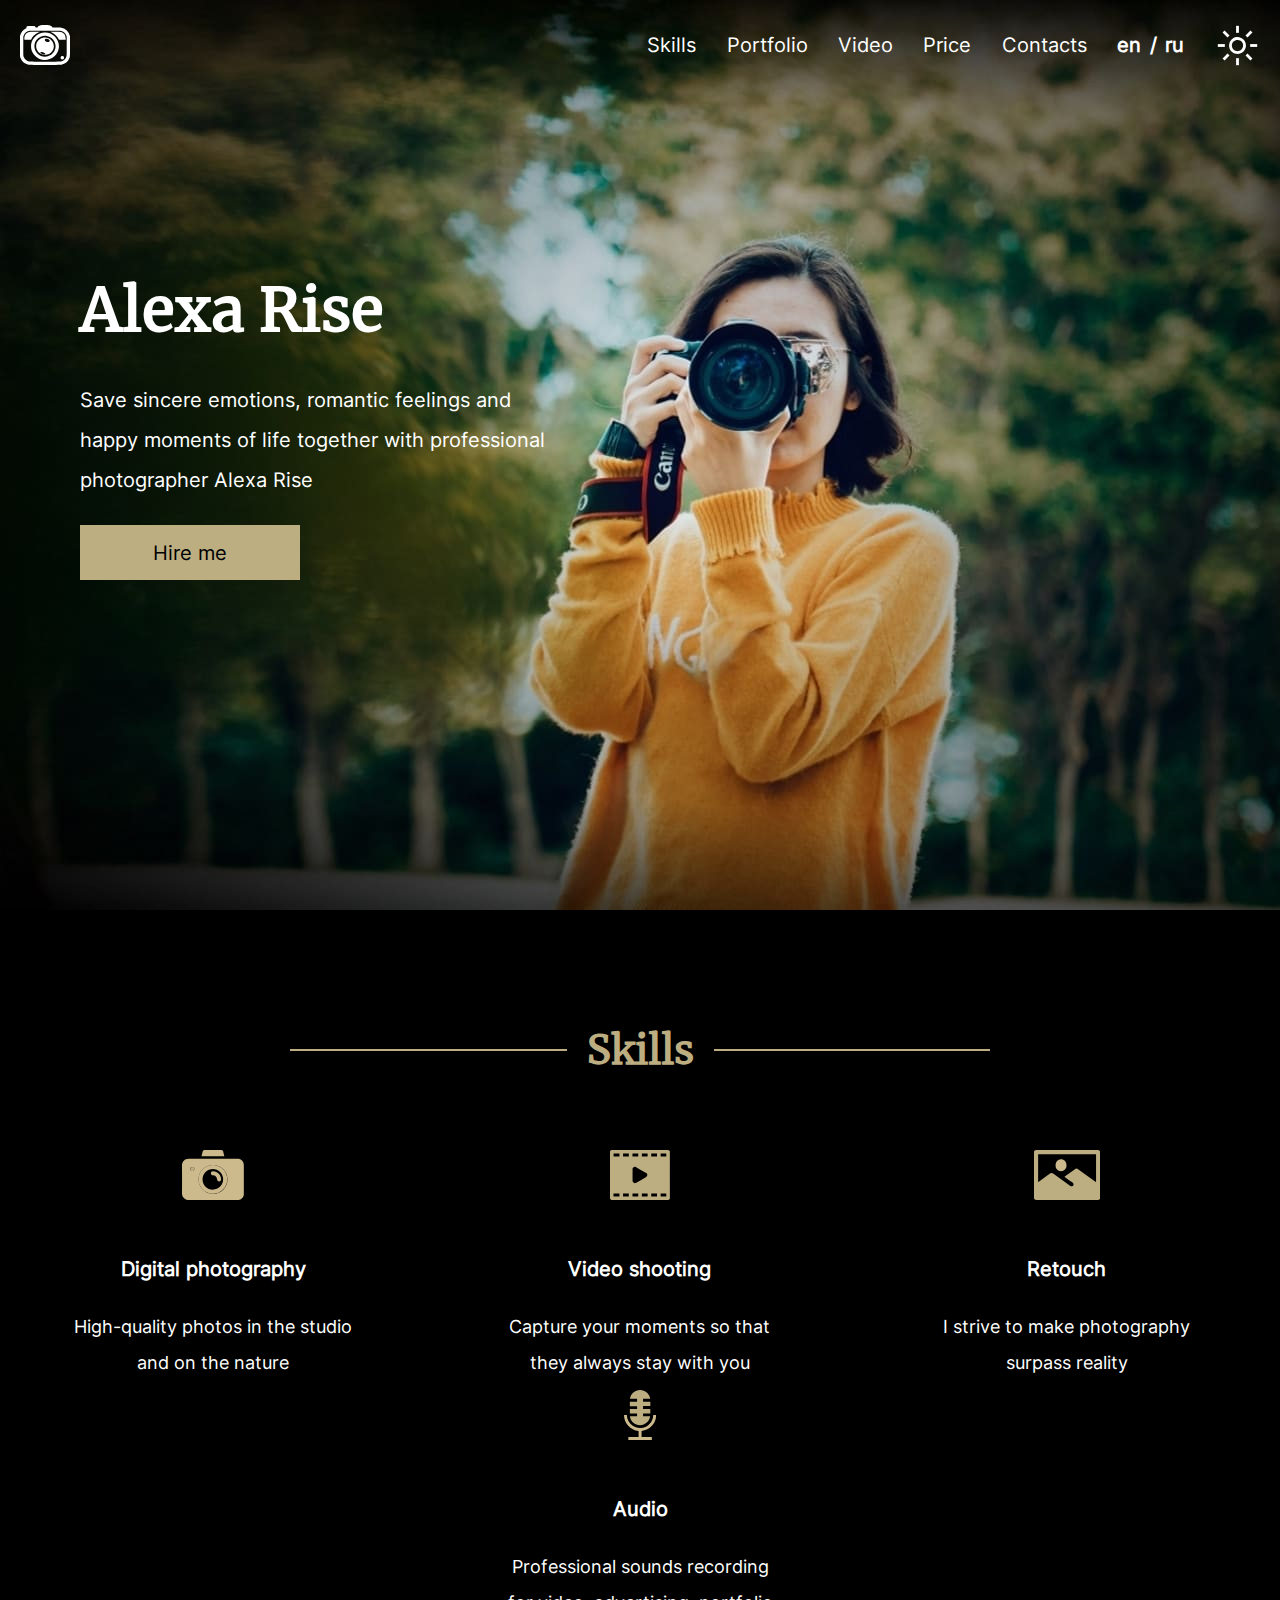
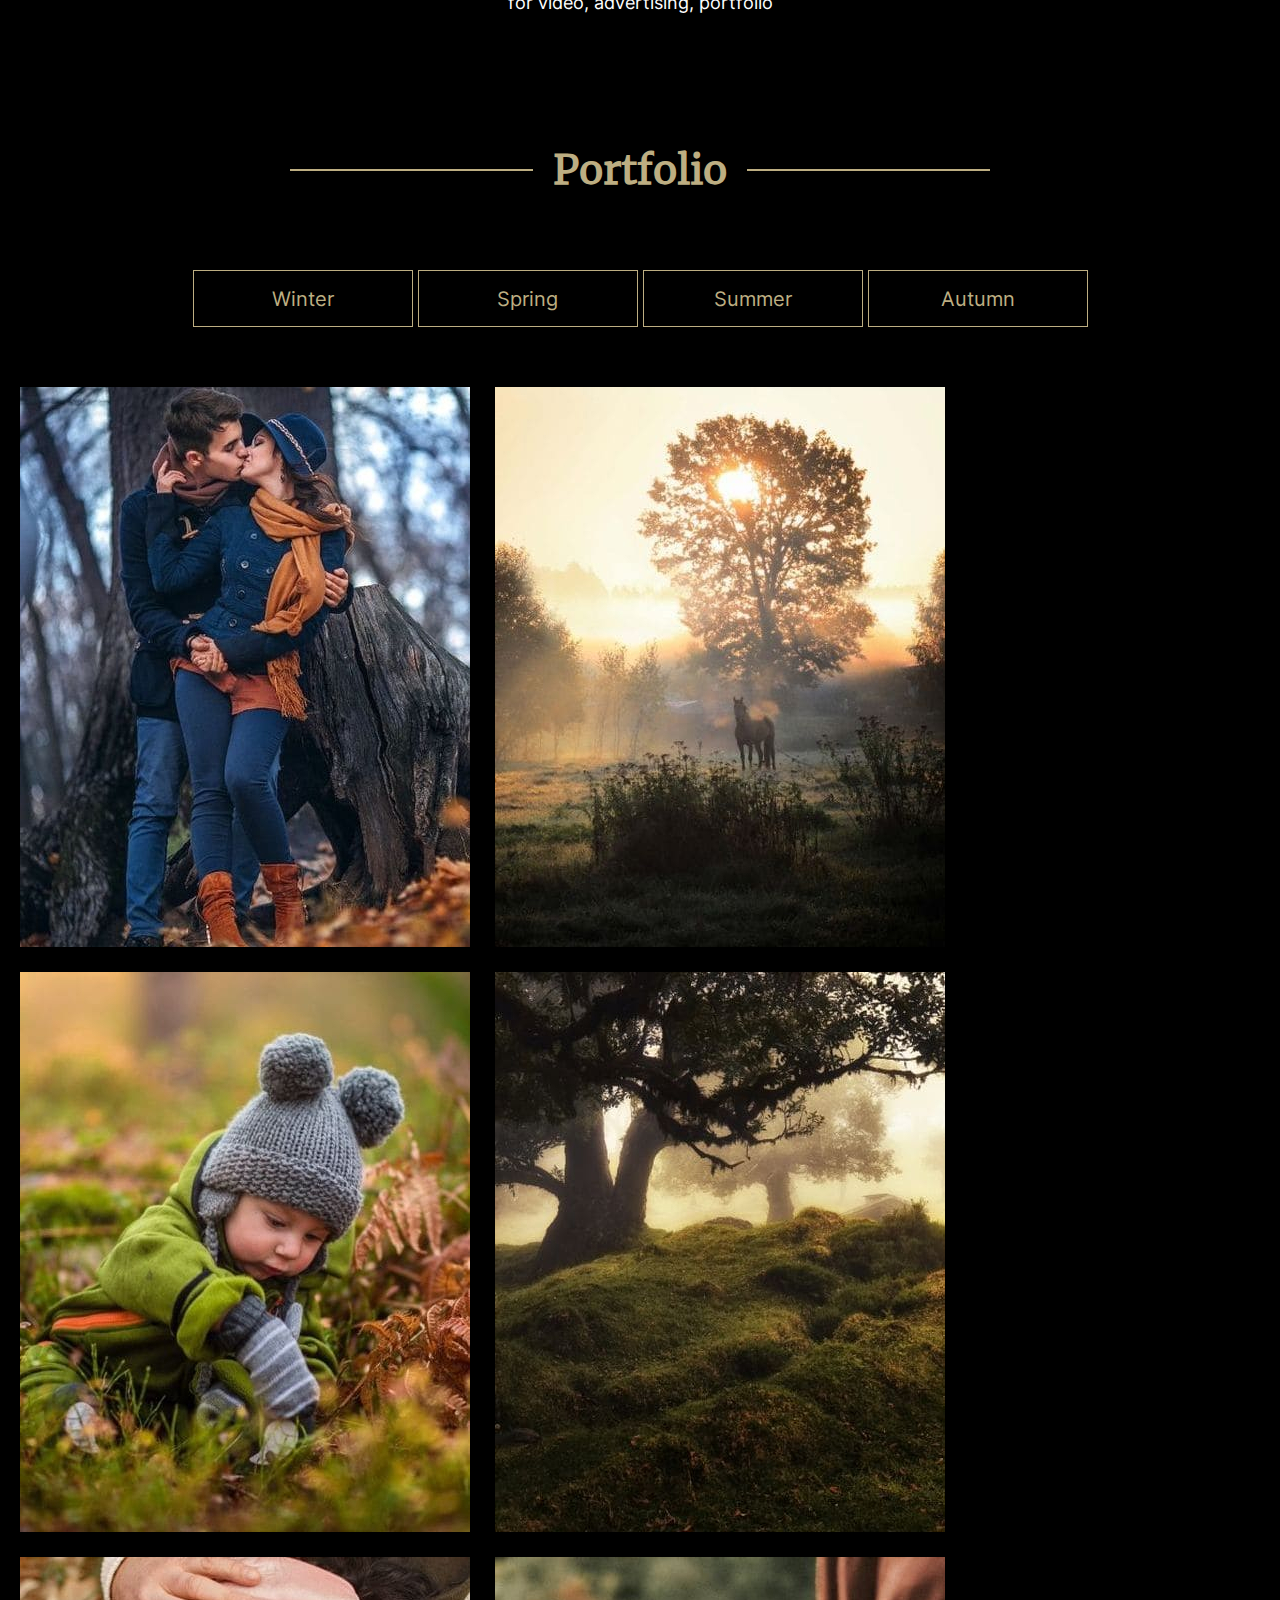
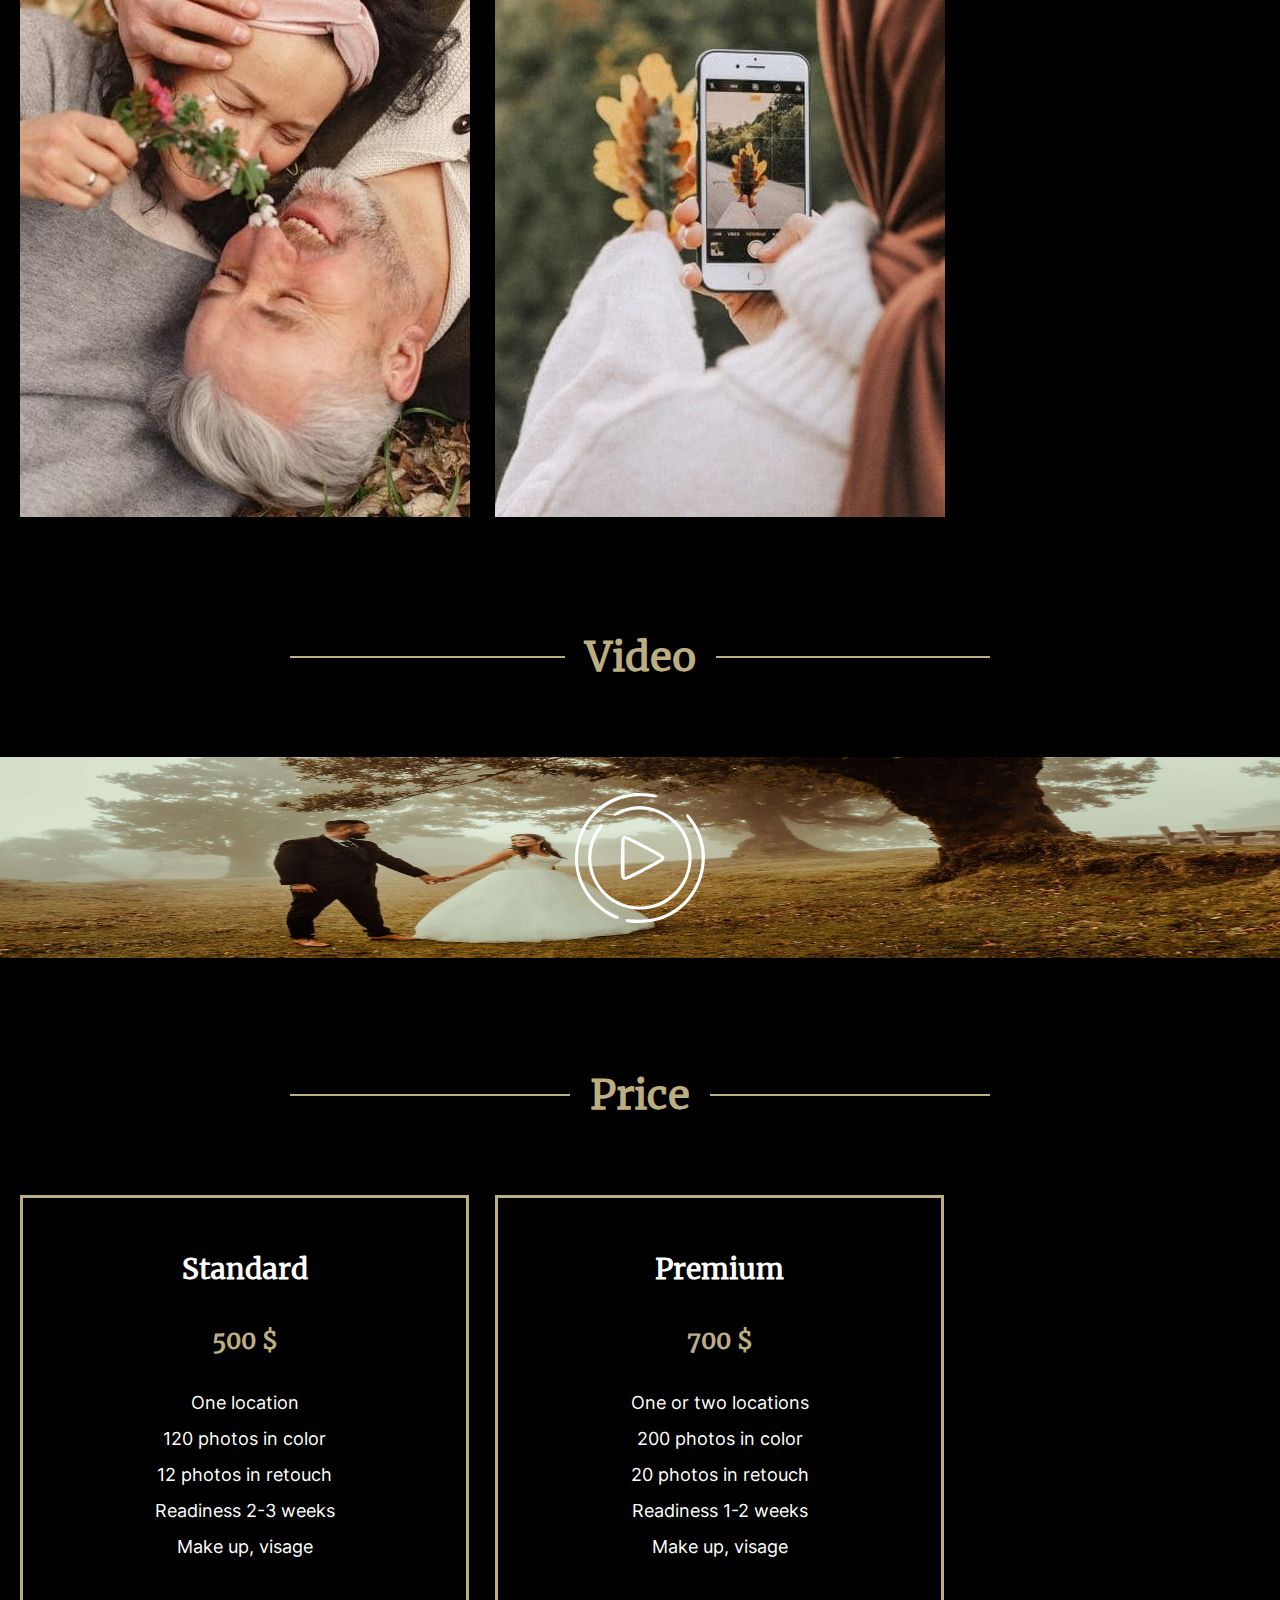
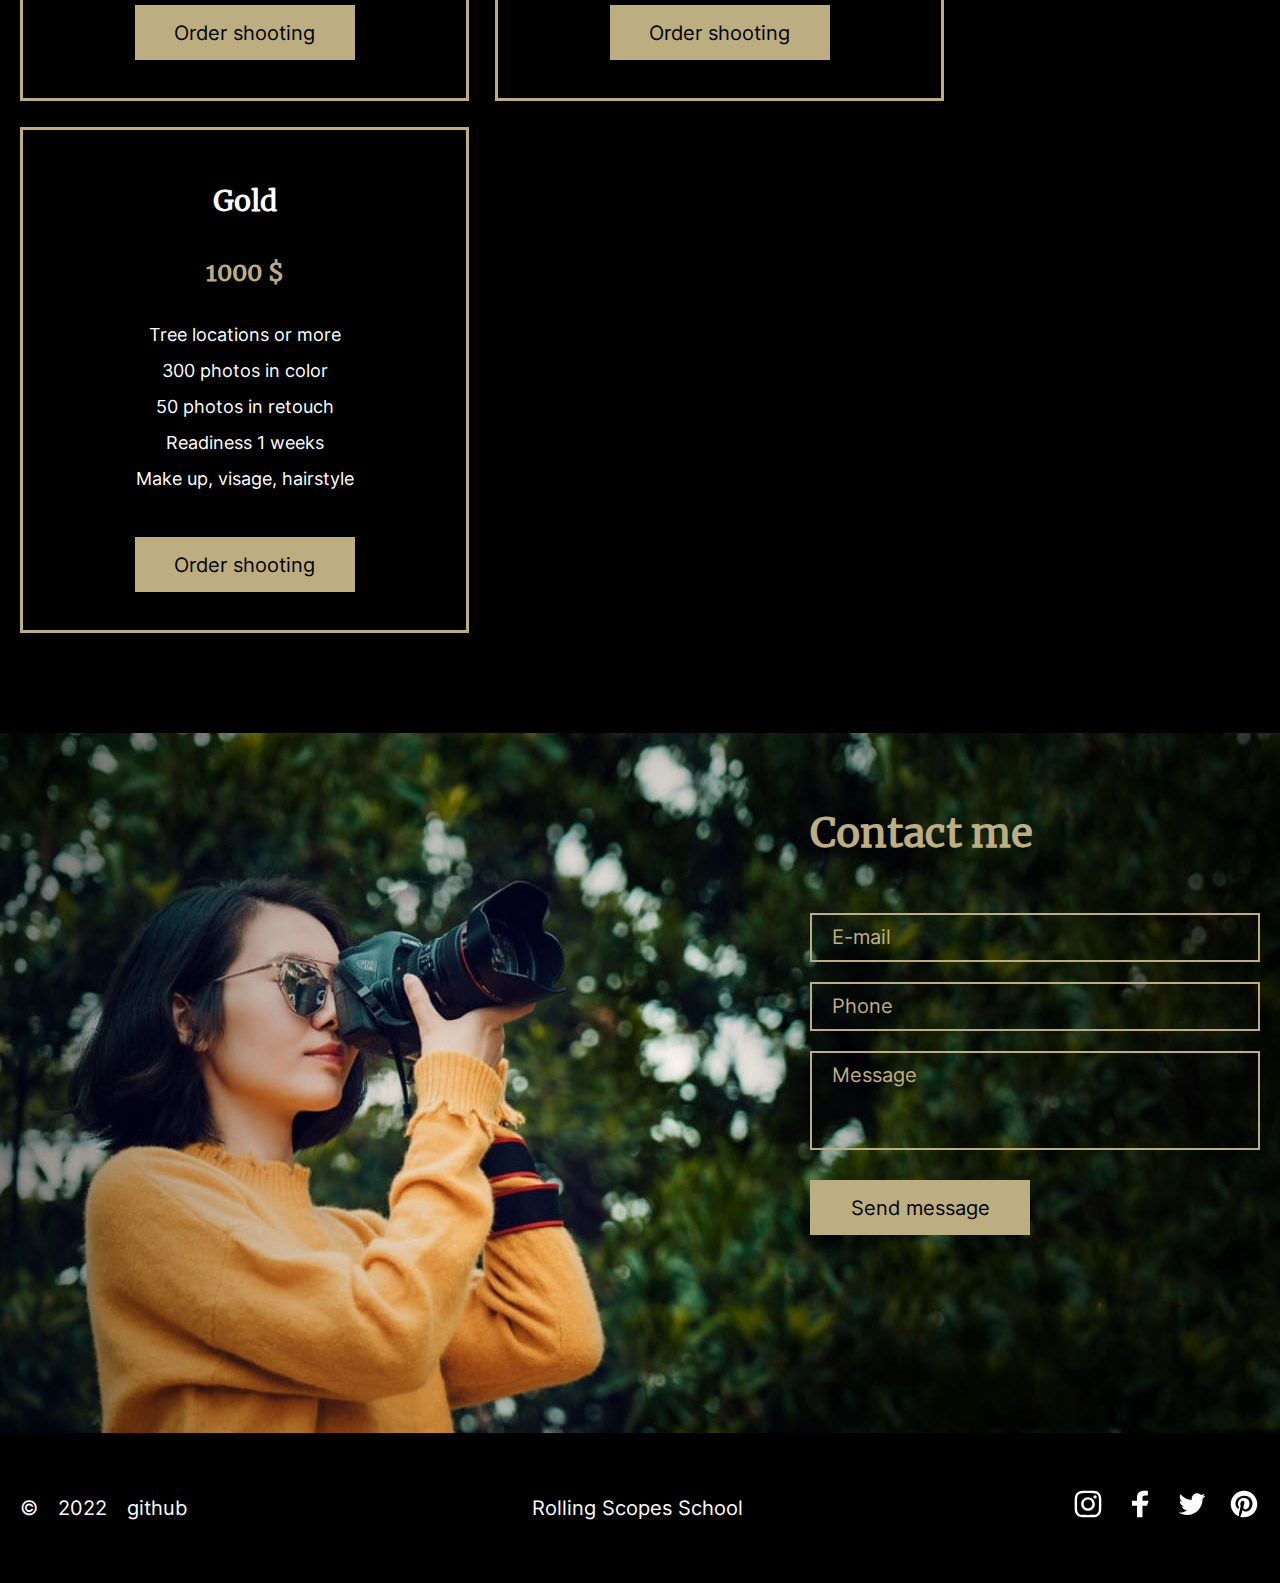
<file: portfolio/index.html>
<!DOCTYPE html>
<html lang="en">
  <head>
    <meta charset="UTF-8" />
    <meta http-equiv="X-UA-Compatible" content="IE=edge" />
    <meta name="viewport" content="width=device-width, initial-scale=1.0" />
    <title>portfolio</title>
    <link rel="stylesheet" href="./style.css" />
    <link rel="shortcut icon" href="./assets/svg/favicon.png" type="image/x-icon" />
  </head>
  <body>
    <div class="container">
      <header class="header">
        <div class="top-nav">
          <a href="/" class="header-camra-ico"></a>
          <nav class="top-menu-nav" id="top-menu-nav">
            <ul class="header-lists" id="header-lists">
              <li class="header-list-item"><a href="#skills" class="header-menu-link" data-i18="skills">Skills</a></li>
              <li class="header-list-item"><a href="#portfolio" class="header-menu-link" data-i18="portfolio">Portfolio</a></li>
              <li class="header-list-item"><a href="#video" class="header-menu-link" data-i18="video">Video</a></li>
              <li class="header-list-item"><a href="#price" class="header-menu-link" data-i18="price">Price</a></li>
              <li class="header-list-item"><a href="#contacts" class="header-menu-link" data-i18="contacts">Contacts</a></li>
            </ul>
          </nav>
          <div class="switch-language">
            <a href="#!" class="header-menu-link header-swith-language-en">en</a>
            <span>/</span>
            <a href="#!" class="header-menu-link header-swith-language-ru">ru</a>
          </div>
          <button class="switch-theme sun"></button>
          <div class="burger" id="burger">
            <div class="hamburger" id="hamburger">
              <span class="line"></span>
              <span class="line"></span>
              <span class="line"></span>
            </div>
          </div>
        </div>
      </header>

      <main class="main">
        <section class="section hero-container">
          <div class="hero-info">
            <h1 class="hero-title" data-i18="hero-title">Alexa Rise</h1>
            <p class="hero-desc" data-i18="hero-text">
              Save sincere emotions, romantic feelings and happy moments of life together with professional photographer Alexa Rise
            </p>
            <button class="gold-button" onclick="window.location.href = `#!`;" data-i18="hire">Hire me</button>
          </div>
        </section>

        <section class="section skills" id="skills">
          <div class="section-title-block sec-title-padding">
            <h2 class="section-title" data-i18="skills">Skills</h2>
          </div>
          <div class="skills-items">
            <div class="skill">
              <img src="./assets/svg/camera-ico.svg" alt="skills photographer" class="skill-ico" />
              <h3 class="skill-title" data-i18="skill-title-1">Digital photography</h3>
              <p class="skill-desc" data-i18="skill-text-1">High-quality photos in the studio and on the nature</p>
            </div>
            <div class="skill">
              <img src="./assets/svg/video-ico.svg" alt="skills photographer" class="skill-ico" />
              <h3 class="skill-title" data-i18="skill-title-2">Video shooting</h3>
              <p class="skill-desc" data-i18="skill-text-2">Capture your moments so that they always stay with you</p>
            </div>
            <div class="skill">
              <img src="./assets/svg/retouch-ico.svg" alt="skills photographer" class="skill-ico" />
              <h3 class="skill-title" data-i18="skill-title-3">Retouch</h3>
              <p class="skill-desc" data-i18="skill-text-3">I strive to make photography surpass reality</p>
            </div>
            <div class="skill">
              <img src="./assets/svg/audio-ico.svg" alt="skills photographer" class="skill-ico" />
              <h3 class="skill-title" data-i18="skill-title-4">Audio</h3>
              <p class="skill-desc" data-i18="skill-text-4">Professional sounds recording for video, advertising, portfolio</p>
            </div>
          </div>
        </section>

        <section class="section portfolio" id="portfolio">
          <div class="section-title-block">
            <h2 class="section-title" data-i18="portfolio">Portfolio</h2>
          </div>
          <div class="portfolio-buttons">
            <button class="black-button" onclick="window.location.href = `#!`;" data-season="winter" data-i18="winter">Winter</button>
            <button class="black-button" onclick="window.location.href = `#!`;" data-season="spring" data-i18="spring">Spring</button>
            <button class="black-button" onclick="window.location.href = `#!`;" data-season="summer" data-i18="summer">Summer</button>
            <button class="black-button" onclick="window.location.href = `#!`;" data-season="autumn" data-i18="autumn">Autumn</button>
          </div>
          <div class="portfolio-images">
            <img src="./assets/img/portfolio-img-1.jpg" alt="portfolio-img-1" class="portfolio-img" />
            <img src="./assets/img/portfolio-img-2.jpg" alt="portfolio-img-2" class="portfolio-img" />
            <img src="./assets/img/portfolio-img-3.jpg" alt="portfolio-img-3" class="portfolio-img" />
            <img src="./assets/img/portfolio-img-4.jpg" alt="portfolio-img-4" class="portfolio-img" />
            <img src="./assets/img/portfolio-img-5.jpg" alt="portfolio-img-5" class="portfolio-img" />
            <img src="./assets/img/portfolio-img-6.jpg" alt="portfolio-img-6" class="portfolio-img" />
          </div>
        </section>

        <section class="section video-block" id="video">
          <div class="section-title-block">
            <h2 class="section-title" data-i18="video">Video</h2>
          </div>
          <div class="video-player">
            <img src="./assets/img/video-player.jpg" alt="Wedding day video" class="video-content" />
            <video class="video-player-intro" src="./assets/video/video.mp4" preload="none"></video>
            <button class="play-video"></button>
            <div class="controls">
              <div class="video-buttons play"></div>
              <div class="video-time-block">
                <div class="current-time">0:00</div>
                <span>/</span>
                <div class="duration-time">0:00</div>
              </div>

              <input type="range" value="0" min="0" max="100" step="1" class="video-time" />
              <button class="button-video-time"><span class="move-back-video"><< -5s</span></button>
              <button class="button-video-time"><span class="move-forvard-video">+5s >></span></button>
              <div class="video-buttons volume-icon"></div>
              <input type="range" value="50" min="0" max="100" step="1" class="volume" />
            </div>
          </div>
        </section>

        <section class="section price" id="price">
          <div class="section-title-block sec-price-padding">
            <h2 class="section-title" data-i18="price">Price</h2>
          </div>
          <div class="prices-block">
            <div class="price-item">
              <h3 class="price-title" data-i18="price-title-1">Standard</h3>
              <p class="price-tottal">500 $</p>
              <div class="price-list">
                <span class="price-list-item" data-i18="price-descripton-1-span-1">One location</span>
                <span class="price-list-item" data-i18="price-descripton-1-span-2">120 photos in color</span>
                <span class="price-list-item" data-i18="price-descripton-1-span-3">12 photos in retouch</span>
                <span class="price-list-item" data-i18="price-descripton-1-span-4">Readiness 2-3 weeks</span>
                <span class="price-list-item" data-i18="price-descripton-1-span-5">Make up, visage</span>
              </div>
              <button class="gold-button" onclick="window.location.href = `#!`;" data-i18="order">Order shooting</button>
            </div>

            <div class="price-item">
              <h3 class="price-title" data-i18="price-title-2">Premium</h3>
              <p class="price-tottal">700 $</p>
              <div class="price-list">
                <span class="price-list-item" data-i18="price-descripton-2-span-1">One or two locations</span>
                <span class="price-list-item" data-i18="price-descripton-2-span-2">200 photos in color</span>
                <span class="price-list-item" data-i18="price-descripton-2-span-3">20 photos in retouch</span>
                <span class="price-list-item" data-i18="price-descripton-2-span-4">Readiness 1-2 weeks</span>
                <span class="price-list-item" data-i18="price-descripton-2-span-5">Make up, visage</span>
              </div>
              <button class="gold-button" onclick="window.location.href = `#!`;" data-i18="order">Order shooting</button>
            </div>

            <div class="price-item">
              <h3 class="price-title" data-i18="price-title-3">Gold</h3>
              <p class="price-tottal">1000 $</p>
              <div class="price-list">
                <span class="price-list-item" data-i18="price-descripton-3-span-1">Tree locations or more</span>
                <span class="price-list-item" data-i18="price-descripton-3-span-2">300 photos in color</span>
                <span class="price-list-item" data-i18="price-descripton-3-span-3">50 photos in retouch</span>
                <span class="price-list-item" data-i18="price-descripton-3-span-4">Readiness 1 weeks</span>
                <span class="price-list-item" data-i18="price-descripton-3-span-5">Make up, visage, hairstyle</span>
              </div>
              <button class="gold-button" onclick="window.location.href = `#!`;" data-i18="order">Order shooting</button>
            </div>
          </div>
        </section>

        <section class="contacts" id="contacts">
          <div class="contacts-block">
            <h2 class="contacts-title" data-i18="contact-me">Contact me</h2>
            <form action="#!" class="form-contacts">
              <input type="email" name="email" id="form-contacts-email" placeholder="E-mail" class="form-contacts-email" required />
              <input type="tel" name="phone" id="form-contacts-phone" placeholder="Phone" class="form-contacts-phone" required />
              <textarea
                name="form-contacts-comment"
                id="form-contacts-comment"
                cols="30"
                rows="10"
                placeholder="Message"
                class="form-contacts-comment"
              ></textarea>
              <button type="submit" value="send-message-form" class="gold-button" data-i18="send-message">Send message</button>
            </form>
          </div>
        </section>
      </main>

      <footer class="footer">
        <div class="footer-git">
          <span>©</span>
          <span>2022</span>
          <a href="https://github.com/Lexxby" class="footer-link">github</a>
        </div>
        <div class="footer-rs"><a href="https://rs.school/js-stage0/" class="footer-link">Rolling Scopes School</a></div>
        <ul class="social-list">
          <li class="social-item">
            <a href="#!" class="social-href">
              <img src="./assets/svg/instagram-ico.svg" alt="instagram-ico" />
            </a>
          </li>
          <li class="social-item">
            <a href="#!" class="social-href">
              <img src="./assets/svg/facebook-ico.svg" alt="facebook-ico" />
            </a>
          </li>
          <li class="social-item">
            <a href="#!" class="social-href">
              <img src="./assets/svg/twitter-ico.svg" alt="twitter-ico" />
            </a>
          </li>
          <li class="social-item">
            <a href="#!" class="social-href">
              <img src="./assets/svg/pinterest-ico.svg" alt="pinterest-ico" />
            </a>
          </li>
        </ul>
      </footer>
    </div>
    <script type="module" src="./index.js"></script>
  </body>
</html>
</file>
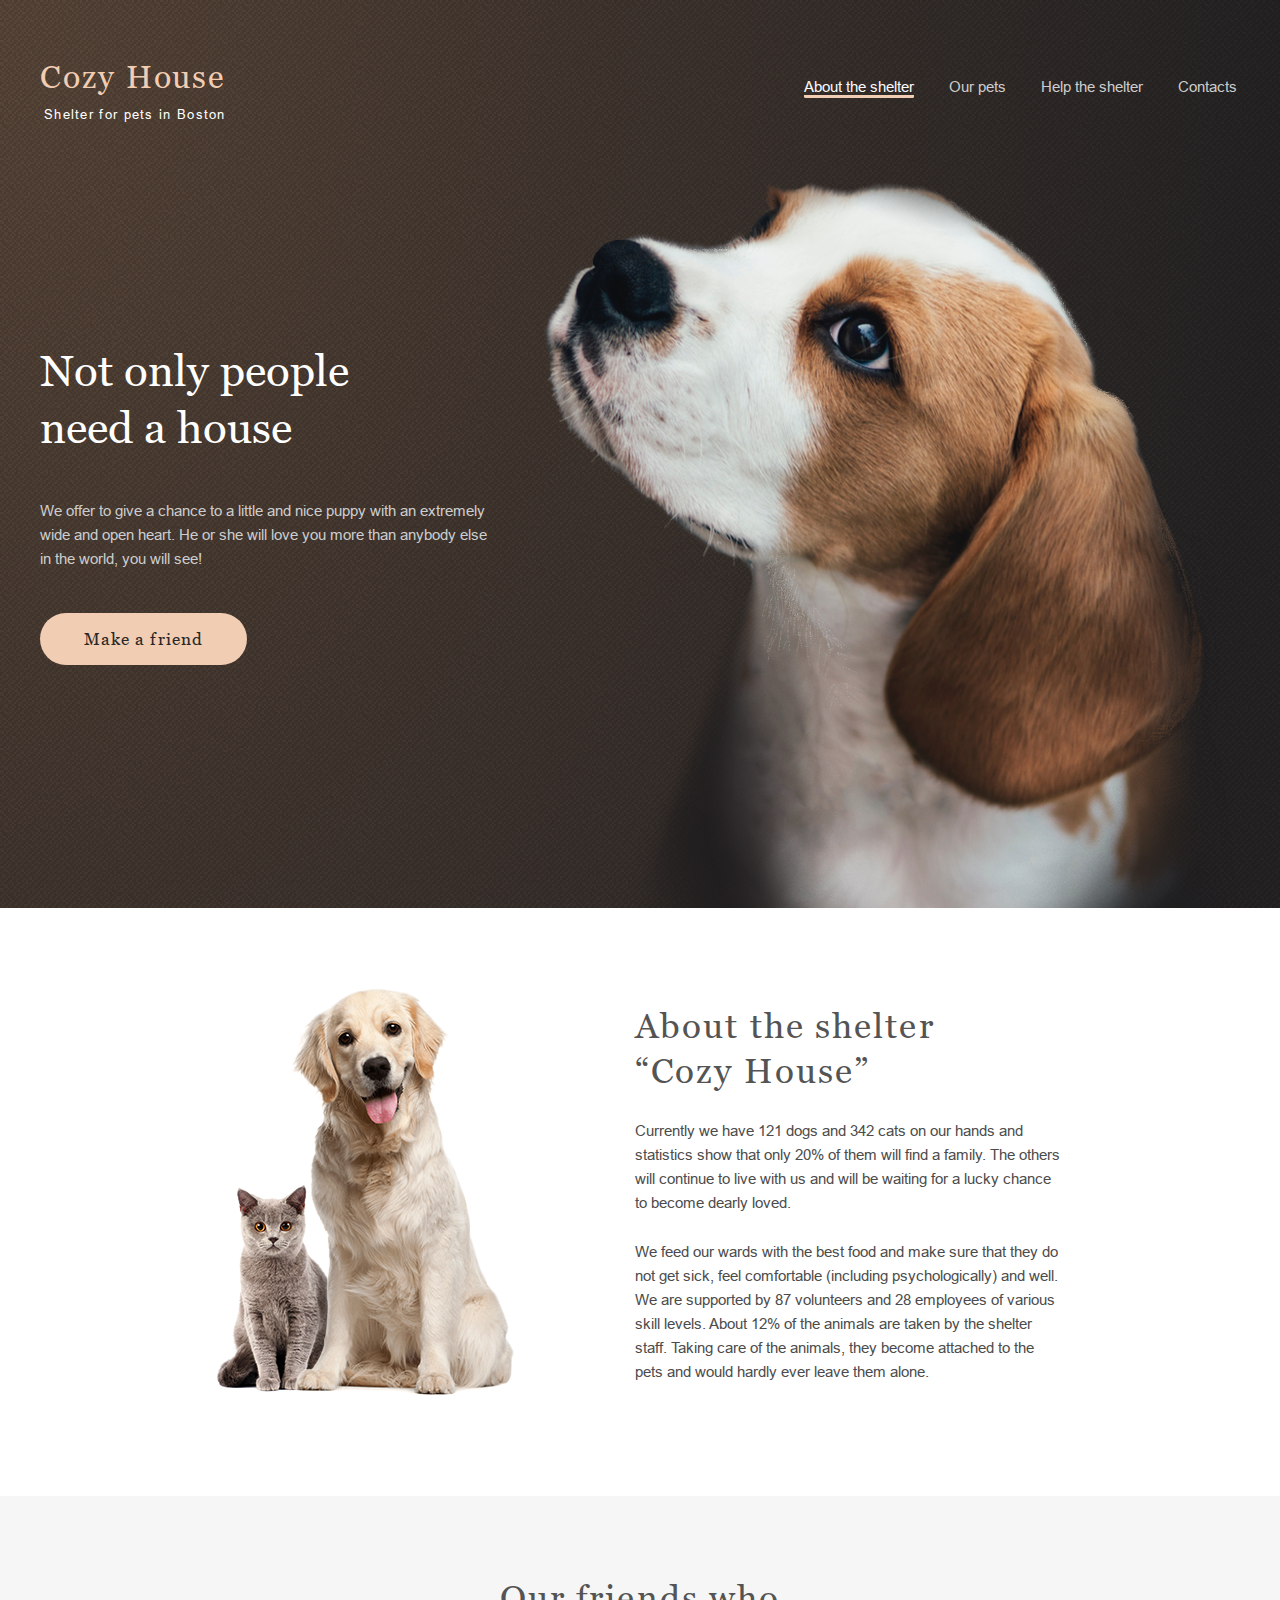
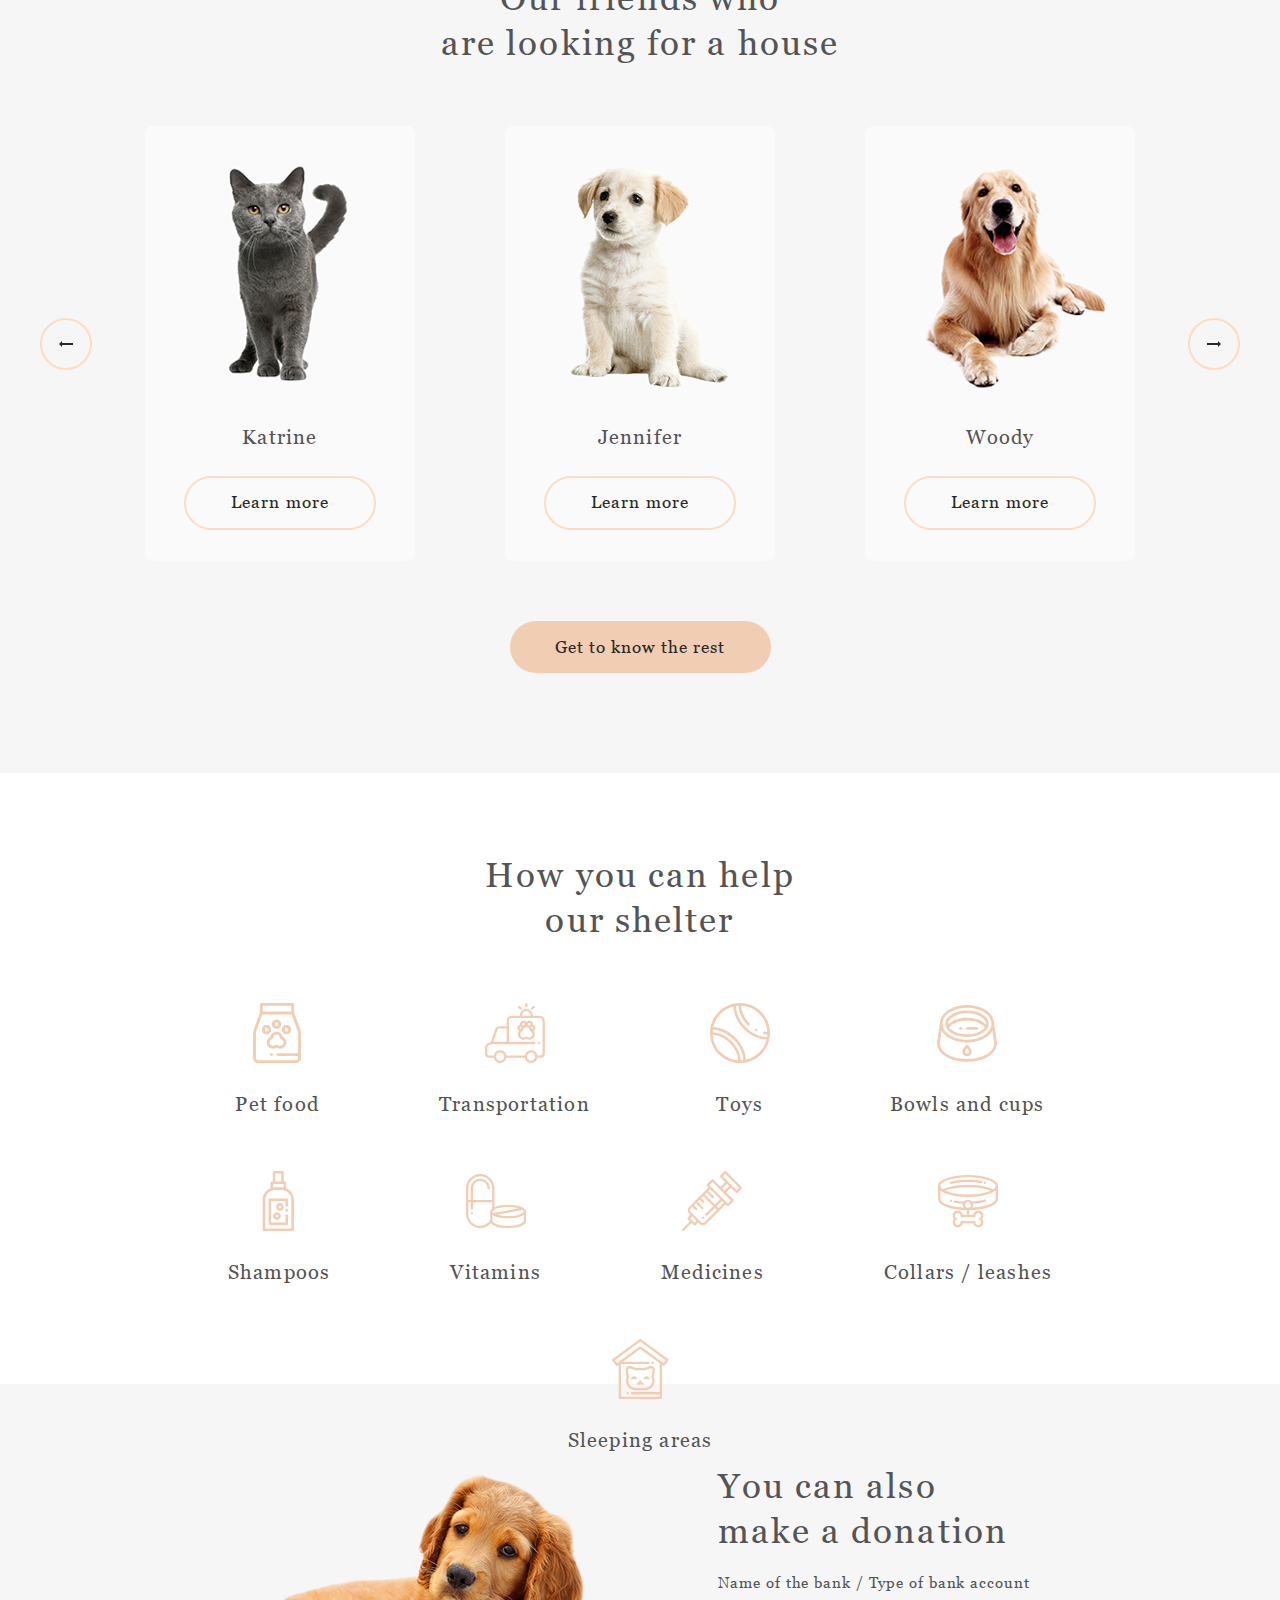
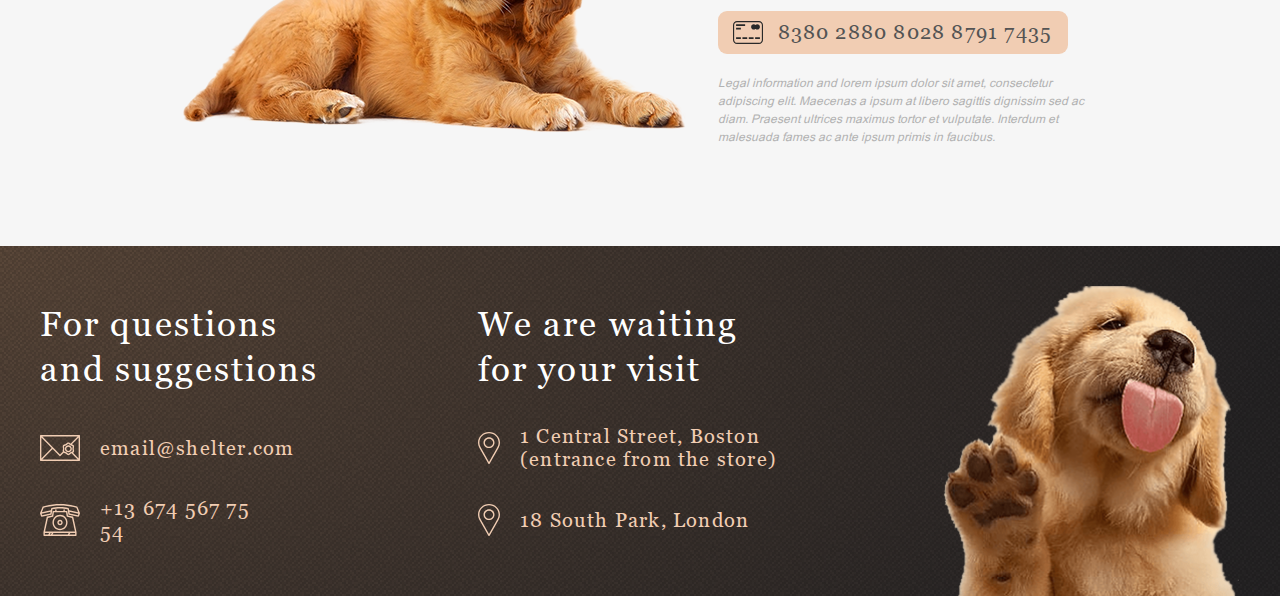
<file: shelter/pages/main/index.html>
<!DOCTYPE html>
<html lang="en">
  <head>
    <meta charset="UTF-8" />
    <meta http-equiv="X-UA-Compatible" content="IE=edge" />
    <meta name="viewport" content="width=device-width, initial-scale=1.0" />
    <link rel="stylesheet" href="../../assets/css/normalize.css" />
    <link rel="stylesheet" href="../../assets/css/main.css" />
    <link rel="stylesheet" href="../../assets/css/media.css" />
    <title>Shelter</title>
  </head>
  <body>
    <div class="shadow-page close" id="shadow-page"></div>
    <div class="header">
      <div class="inner">
        <header class="header-nav">
          <div class="logo" id="top-menu-logo">
            <a href="#!">
              <h1 class="title">Cozy House</h1>
              <span class="subtitle">Shelter for pets in Boston</span></a
            >
          </div>
          <nav class="navigations" id="top-menu-nav">
            <ul class="navigations-list" id="header-lists">
              <li id="header-lists-item"><a href="#" class="link active">About the shelter</a></li>
              <li id="header-lists-item"><a href="../pets/index.html" class="link">Our pets</a></li>
              <li id="header-lists-item"><a href="#help" class="link">Help the shelter</a></li>
              <li id="header-lists-item"><a href="#contacts" class="link">Contacts</a></li>
            </ul>
          </nav>
          <div class="burger" id="burger">
            <div class="hamburger" id="hamburger">
              <span class="line"></span>
              <span class="line"></span>
              <span class="line"></span>
            </div>
          </div>
        </header>
        <section class="header-section">
          <div class="header-content">
            <h2>Not only people need a house</h2>
            <p>
              We offer to give a chance to a little and nice puppy with an extremely wide and open heart. He or she will love you more than
              anybody else in the world, you will see!
            </p>
            <div class="button-purple"><a href="../pets/index.html">Make a friend</a></div>
          </div>
          <div class="header-dog"><img src="../../assets/images/start-screen-puppy.png" alt="Not only people need a house" /></div>
        </section>
      </div>
    </div>
    <main class="">
      <section class="about">
        <div class="inner">
          <div class="about-pets">
            <div class="about-pets-img"><img src="../../assets/images/about-pets.png" alt="about pets" /></div>
            <div class="about-pets-description">
              <h3>About the shelter “Cozy House”</h3>
              <p>
                Currently we have 121 dogs and 342 cats on our hands and statistics show that only 20% of them will find a family. The
                others will continue to live with us and will be waiting for a lucky chance to become dearly loved.
              </p>
              <p>
                We feed our wards with the best food and make sure that they do not get sick, feel comfortable (including psychologically)
                and well. We are supported by 87 volunteers and 28 employees of various skill levels. About 12% of the animals are taken by
                the shelter staff. Taking care of the animals, they become attached to the pets and would hardly ever leave them alone.
              </p>
            </div>
          </div>
        </div>
      </section>
      <section class="pets-list" id="ourpets">
        <div class="inner pets-block">
          <h3>Our friends who <br />are looking for a house</h3>
          <div class="slider">
            <button class="arrow"></button>
            <div class="pets-overflow">
              <div class="pets-items">
                <div class="pets-item">
                  <div class="pet-img"><img src="../../assets/images/pets-katrine.png" alt="katrine" /></div>
                  <div class="pet-title">Katrine</div>
                  <div class="pet-botton"><a href="#!">Learn more</a></div>
                </div>
                <div class="pets-item">
                  <div class="pet-img"><img src="../../assets/images/pets-jennifer.png" alt="jennifer" /></div>
                  <div class="pet-title">Jennifer</div>
                  <div class="pet-botton"><a href="#!">Learn more</a></div>
                </div>
                <div class="pets-item">
                  <div class="pet-img"><img src="../../assets/images/pets-woody.png" alt="woody" /></div>
                  <div class="pet-title">Woody</div>
                  <div class="pet-botton"><a href="#!">Learn more</a></div>
                </div>
              </div>
            </div>
            <button class="arrow right"></button>
          </div>
          <div class="button-purple-pets-list"><a href="../pets/index.html">Get to know the rest</a></div>
        </div>
      </section>
      <section class="how-help" id="help">
        <div class="inner how-help-block">
          <h3>How you can help our shelter</h3>
          <div class="help-items">
            <div class="help-item">
              <img src="../../assets/icons/help/icon-pet-food.svg" alt="Pet food" />
              <h4>Pet food</h4>
            </div>
            <div class="help-item">
              <img src="../../assets/icons/help/icon-transportation.svg" alt="Transportation" />
              <h4>Transportation</h4>
            </div>
            <div class="help-item">
              <img src="../../assets/icons/help/icon-toys.svg" alt="Toys" />
              <h4>Toys</h4>
            </div>
            <div class="help-item">
              <img src="../../assets/icons/help/icon-bowls-and-cups.svg" alt="Bowls and cups" />
              <h4>Bowls and cups</h4>
            </div>
            <div class="help-item">
              <img src="../../assets/icons/help/icon-shampoos.svg" alt="Shampoos" />
              <h4>Shampoos</h4>
            </div>
            <div class="help-item">
              <img src="../../assets/icons/help/icon-vitamins.svg" alt="Vitamins" />
              <h4>Vitamins</h4>
            </div>
            <div class="help-item">
              <img src="../../assets/icons/help/icon-medicines.svg" alt="Medicines" />
              <h4>Medicines</h4>
            </div>
            <div class="help-item">
              <img src="../../assets/icons/help/icon-collars-leashes.svg" alt="Collars / leashes" />
              <h4>Collars / leashes</h4>
            </div>
            <div class="help-item">
              <img src="../../assets/icons/help/icon-sleeping-area.svg" alt="Sleeping areas" />
              <h4>Sleeping areas</h4>
            </div>
          </div>
        </div>
      </section>
      <section class="donation">
        <div class="inner donation-block">
          <div class="donation-img"><img src="../../assets/images/donation-dog.png" alt="Pet food" /></div>
          <div class="donation-info">
            <h3>You can also make a donation</h3>
            <h5>Name of the bank / Type of bank account</h5>
            <div class="credit-card-number">
              <a href="#!"
                ><img src="../../assets/icons/credit-card.svg" alt="credit-card" />
                <h4>8380 2880 8028 8791 7435</h4>
              </a>
            </div>
            <p>
              Legal information and lorem ipsum dolor sit amet, consectetur adipiscing elit. Maecenas a ipsum at libero sagittis dignissim
              sed ac diam. Praesent ultrices maximus tortor et vulputate. Interdum et malesuada fames ac ante ipsum primis in faucibus.
            </p>
          </div>
        </div>
      </section>
    </main>
    <footer class="footer" id="contacts">
      <div class="inner footer-block">
        <div class="footer-block-phone">
          <h3>For questions and suggestions</h3>
          <a target="_top" href="mailto:email@shelter.com" class="email"
            ><img src="../../assets/icons/icon-email.svg" alt="" class="marker" />
            <h4>email@shelter.com</h4></a
          >
          <a href="tel:+136745677554" class="phone"
            ><img src="../../assets/icons/icon-phone.svg" alt="" class="marker" />
            <h4>+13 674 567 75 54</h4></a
          >
        </div>
        <div class="footer-block-adress">
          <h3>We are waiting for your visit</h3>
          <a href="https://goo.gl/maps/RCKqT8nvmHtSiTsX9" target="_blank" class="adress"
            ><img src="../../assets/icons/icon-marker.svg" alt="" class="marker" />
            <h4>1 Central Street, Boston (entrance from the store)</h4></a
          >
          <a href="https://goo.gl/maps/RCKqT8nvmHtSiTsX9" target="_blank" class="adress"
            ><img src="../../assets/icons/icon-marker.svg" alt="" class="marker" />
            <h4>18 South Park, London</h4></a
          >
        </div>
        <div class="footer-block-img"><img src="../../assets/images/footer-puppy.png" alt="footer-puppy" /></div>
      </div>
    </footer>
    <script type="module" src="../../assets/js/script.js"></script>
  </body>
</html>
</file>
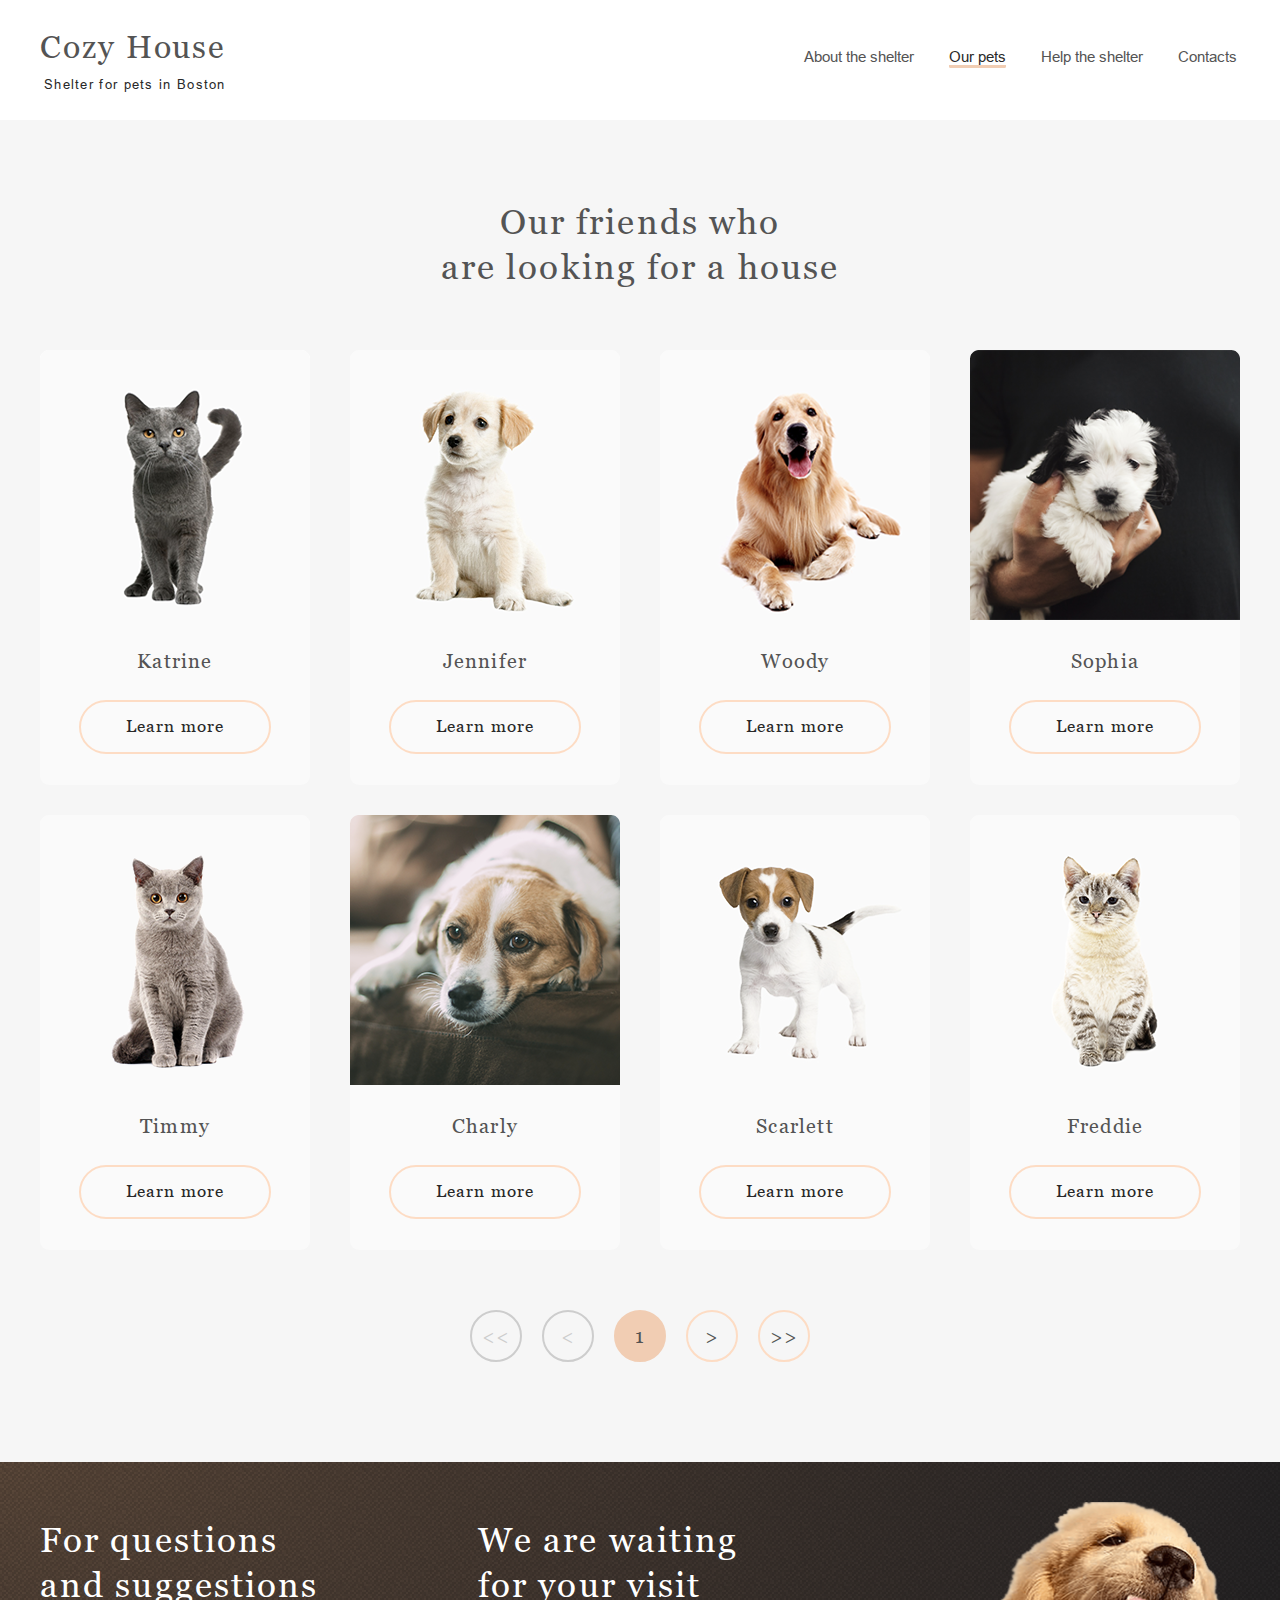
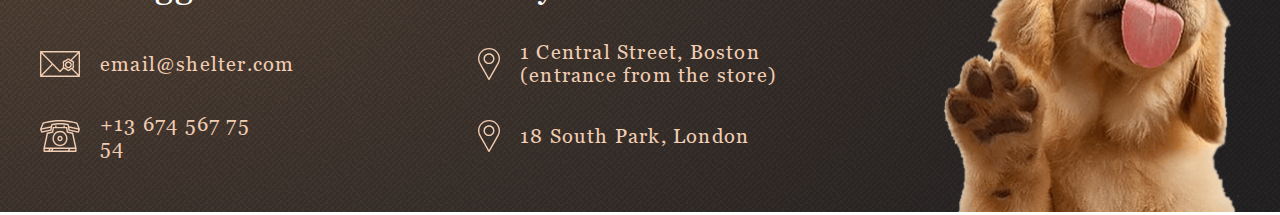
<file: shelter/pages/pets/index.html>
<!DOCTYPE html>
<html lang="en">
  <head>
    <meta charset="UTF-8" />
    <meta http-equiv="X-UA-Compatible" content="IE=edge" />
    <meta name="viewport" content="width=device-width, initial-scale=1.0" />
    <link rel="stylesheet" href="../../assets/css/normalize.css" />
    <link rel="stylesheet" href="../../assets/css/main.css" />
    <link rel="stylesheet" href="../../assets/css/media.css" />
    <link rel="stylesheet" href="../../assets/css/pets.css" />
    <title>Pets</title>
  </head>
  <body>
    <div class="shadow-page close" id="shadow-page"></div>
    <div class="header">
      <div class="inner">
        <header class="header-nav">
          <div class="logo" id="top-menu-logo">
            <a href="../main/index.html">
              <h1 class="title">Cozy House</h1>
              <span class="subtitle">Shelter for pets in Boston</span></a
            >
          </div>
          <nav class="navigations" id="top-menu-nav">
            <ul class="navigations-list" id="header-lists">
              <li id="header-lists-item"><a href="../main/index.html" class="link">About the shelter</a></li>
              <li id="header-lists-item"><a href="#" class="link active">Our pets</a></li>
              <li id="header-lists-item"><a href="../main/index.html#help" class="link">Help the shelter</a></li>
              <li id="header-lists-item"><a href="#contacts" class="link">Contacts</a></li>
            </ul>
          </nav>
          <div class="burger" id="burger">
            <div class="hamburger" id="hamburger">
              <span class="line"></span>
              <span class="line"></span>
              <span class="line"></span>
            </div>
          </div>
        </header>
      </div>
    </div>
    <main class="">
      <section class="pets-list" id="ourpets">
        <div class="inner pets-block">
          <h3>Our friends who <br />are looking for a house</h3>
          <div class="slider">
            <div class="pets-overflow">
              <div class="pets-items">
                <div class="pets-item">
                  <div class="pet-img"><img src="../../assets/images/pets-katrine.png" alt="katrine" /></div>
                  <div class="pet-title">Katrine</div>
                  <div class="pet-botton"><a href="#!">Learn more</a></div>
                </div>

                <div class="pets-item">
                  <div class="pet-img"><img src="../../assets/images/pets-jennifer.png" alt="jennifer" /></div>
                  <div class="pet-title">Jennifer</div>
                  <div class="pet-botton"><a href="#!">Learn more</a></div>
                </div>

                <div class="pets-item">
                  <div class="pet-img"><img src="../../assets/images/pets-woody.png" alt="woody" /></div>
                  <div class="pet-title">Woody</div>
                  <div class="pet-botton"><a href="#!">Learn more</a></div>
                </div>

                <div class="pets-item">
                  <div class="pet-img"><img src="../../assets/images/pets-sophia.png" alt="sophia" /></div>
                  <div class="pet-title">Sophia</div>
                  <div class="pet-botton"><a href="#!">Learn more</a></div>
                </div>

                <div class="pets-item">
                  <div class="pet-img"><img src="../../assets/images/pets-timmy.png" alt="timmy" /></div>
                  <div class="pet-title">Timmy</div>
                  <div class="pet-botton"><a href="#!">Learn more</a></div>
                </div>

                <div class="pets-item">
                  <div class="pet-img"><img src="../../assets/images/pets-charly.png" alt="charly" /></div>
                  <div class="pet-title">Charly</div>
                  <div class="pet-botton"><a href="#!">Learn more</a></div>
                </div>

                <div class="pets-item">
                  <div class="pet-img"><img src="../../assets/images/pets-scarlet.png" alt="scarlett" /></div>
                  <div class="pet-title">Scarlett</div>
                  <div class="pet-botton"><a href="#!">Learn more</a></div>
                </div>

                <div class="pets-item">
                  <div class="pet-img"><img src="../../assets/images/pets-freddie.png" alt="freddie" /></div>
                  <div class="pet-title">Freddie</div>
                  <div class="pet-botton"><a href="#!">Learn more</a></div>
                </div>
              </div>
            </div>
          </div>
          <div class="botton-slider-nav">
            <button class="back disabled"><h4><<</h4></button>
            <button class="back disabled"><h4><</h4></button>
            <button class="current"><h4>1</h4></button>
            <button class="forvard"><h4>></h4></button>
            <button class="forvard"><h4>>></h4></button>
          </div>
        </div>
      </section>
    </main>
    <footer class="footer" id="contacts">
      <div class="inner footer-block">
        <div class="footer-block-phone">
          <h3>For questions and suggestions</h3>
          <a target="_top" href="mailto:email@shelter.com" class="email"
            ><img src="../../assets/icons/icon-email.svg" alt="" class="marker" />
            <h4>email@shelter.com</h4></a
          >
          <a href="tel:+136745677554" class="phone"
            ><img src="../../assets/icons/icon-phone.svg" alt="" class="marker" />
            <h4>+13 674 567 75 54</h4></a
          >
        </div>
        <div class="footer-block-adress">
          <h3>We are waiting for your visit</h3>
          <a href="https://goo.gl/maps/RCKqT8nvmHtSiTsX9" target="_blank" class="adress"
            ><img src="../../assets/icons/icon-marker.svg" alt="" class="marker" />
            <h4>1 Central Street, Boston (entrance from the store)</h4></a
          >
          <a href="https://goo.gl/maps/RCKqT8nvmHtSiTsX9" target="_blank" class="adress"
            ><img src="../../assets/icons/icon-marker.svg" alt="" class="marker" />
            <h4>18 South Park, London</h4></a
          >
        </div>
        <div class="footer-block-img"><img src="../../assets/images/footer-puppy.png" alt="footer-puppy" /></div>
      </div>
    </footer>

    <script type="module" src="../../assets/js/script.js"></script>
  </body>
</html>
</file>
<file: portfolio/style.css>
@font-face {
  font-family: 'Inter';
  font-style: normal;
  font-weight: 400;
  src: url('./assets/fonts/inter-v7-latin-regular.eot'); /* IE9 Compat Modes */
  src: local(''), url('./assets/fonts/inter-v7-latin-regular.eot?#iefix') format('embedded-opentype'),
    /* IE6-IE8 */ url('./assets/fonts/inter-v7-latin-regular.woff2') format('woff2'),
    /* Super Modern Browsers */ url('./assets/fonts/inter-v7-latin-regular.woff') format('woff'),
    /* Modern Browsers */ url('./assets/fonts/inter-v7-latin-regular.ttf') format('truetype'),
    /* Safari, Android, iOS */ url('./assets/fonts/inter-v7-latin-regular.svg#Inter') format('svg'); /* Legacy iOS */
}
@font-face {
  font-family: 'Merriweather';
  font-style: normal;
  font-weight: 400;
  src: url('./assets/fonts/merriweather-v28-latin-regular.eot'); /* IE9 Compat Modes */
  src: local(''), url('./assets/fonts/merriweather-v28-latin-regular.eot?#iefix') format('embedded-opentype'),
    /* IE6-IE8 */ url('./assets/fonts/merriweather-v28-latin-regular.woff2') format('woff2'),
    /* Super Modern Browsers */ url('./assets/fonts/merriweather-v28-latin-regular.woff') format('woff'),
    /* Modern Browsers */ url('./assets/fonts/merriweather-v28-latin-regular.ttf') format('truetype'),
    /* Safari, Android, iOS */ url('./assets/fonts/merriweather-v28-latin-regular.svg#Merriweather') format('svg'); /* Legacy iOS */
}

:root {
  --gold-color: #bdae82;
  --black-color: #000;
  --white-color: #fff;
}

* {
  margin: 0;
  padding: 0;
  box-sizing: border-box;
}

*,
*::before,
*::after {
  box-sizing: inherit;
}

html {
  scroll-behavior: smooth;
}

body {
  background: var(--black-color);
  color: var(--white-color);
  font-family: 'Inter';
  font-style: normal;
  font-weight: 400;
}

.display-none {
  display: none;
}

.container {
  max-width: 1440px;
  margin: 0 auto;
}

.header {
  background: url('./assets/img/header-bg.jpg');
  background-repeat: no-repeat;
  background-position: center 0;
}

.top-nav {
  height: 90px;
  display: flex;
  flex-wrap: wrap;
  justify-content: flex-end;
  align-items: center;
  padding: 0 20px;
}

.header-camra-ico {
  background-image: url('./assets/svg/camera.svg');
  background-size: contain;
  background-repeat: no-repeat;
  margin: 0 auto 0 0;
  width: 50px;
  height: 50px;
  transition: 0.5s;
}

.header-camra-ico:hover,
.header-camra-ico:focus,
.header-camra-ico:active {
  filter: invert(26%) sepia(15%) saturate(638%) hue-rotate(7deg) brightness(92%) contrast(87%);
}

.header-lists {
  display: flex;
  flex-wrap: wrap;
  width: 500px;
  height: 50px;
  justify-content: space-around;
  list-style: none;
}

.header-list-item:first-child {
  margin-left: 30px;
}

.header-list-item {
  margin-right: 30px;
}

.header-menu-link {
  color: var(--white-color);
  font-size: 20px;
  line-height: 50px;
  text-decoration: none;
  transition: 0.5s;
}

.header-menu-link:hover,
.header-menu-link:focus {
  color: var(--gold-color);
}

.switch-language {
  font-weight: bold;
  font-size: 20px;
  line-height: 50px;
  display: flex;
  flex-wrap: wrap;
  justify-content: space-between;
  width: 70px;
  padding-right: 28px;
}

.header-swith-language-en {
  width: 25px;
}

.header-swith-language-ru {
  width: 22px;
}

.burger {
  display: none;
}

.hero-container {
  background-image: url('./assets/img/header-bg.jpg');
  background-position: center -90px;
  background-repeat: no-repeat;
  height: 760px;
  position: relative;
}

.switch-theme:hover {
  filter: invert(26%) sepia(15%) saturate(638%) hue-rotate(7deg) brightness(92%) contrast(87%);
}

.switch-theme.sun {
  background: url(./assets/svg/carbon_sun.svg) no-repeat;
  height: 45px;
  width: 45px;
  border: 0;
  cursor: pointer;
}

.switch-theme.moon {
  background: url(./assets/svg/carbon_moon.svg) no-repeat;
  height: 45px;
  width: 45px;
  border: 0;
  cursor: pointer;
}
/* END Header */

/* Start Main */

/* Start hero-container */
.section {
  padding-bottom: 100px;
}
.hero-container {
  padding: 160px 0 0 80px;
}

.hero-info {
  max-width: 500px;
  height: 330px;
}

.hero-title {
  font-family: 'Merriweather';
  font-style: normal;
  font-weight: bold;
  font-size: 60px;
  line-height: 120px;
  padding-bottom: 10px;
}

.hero-desc {
  width: 470px;
  height: 120px;
  font-size: 20px;
  line-height: 40px;
  padding-bottom: 25px;
}

.gold-button {
  width: 220px;
  height: 55px;
  border: 0;
  background-color: var(--gold-color);
  transition: 0.5s;
  cursor: pointer;
  font-family: 'Inter';
  font-size: 20px;
  line-height: 40px;
}

.gold-button:focus,
.gold-button:active {
  color: var(--white-color);
}
.gold-button:hover {
  color: var(--white-color);
  box-shadow: 0 0 0 2em rgba(255, 255, 255, 0);
  animation: gold-button 1s;
}
@keyframes gold-button {
  0% {
    box-shadow: 0 0 0 0 #bdae82;
  }
}

/* END hero-container */

/* Start Skills */
.section-title-block {
  width: 700px;
  height: 80px;
  margin: 0 auto;
  text-align: center;
  margin-bottom: 60px;
  background-image: linear-gradient(
    to top,
    var(--black-color) 39px,
    var(--gold-color) 39px,
    var(--gold-color) 41px,
    var(--black-color) 41px
  );
}

.section-title {
  display: inline-block;
  font-family: 'Merriweather';
  font-style: normal;
  font-weight: bold;
  font-size: 40px;
  line-height: 80px;
  color: var(--gold-color);
  background-color: var(--black-color);
  padding: 0 20px 60px;
}

.skills-items {
  display: flex;
  flex-wrap: wrap;
}

.skill {
  width: 320px;
  height: 240px;
  padding: 0 20px;
  text-align: center;
}

.skill-ico {
  padding-bottom: 45px;
}

.skill-title {
  font-weight: bold;
  font-size: 20px;
  line-height: 40px;
  padding-bottom: 20px;
  height: 40px;
}

.skill-desc {
  font-family: 'Inter';
  font-style: normal;
  font-weight: normal;
  font-size: 18px;
  line-height: 36px;
  padding: 0 20px 8px;
}
/* END Skills */

/* Start portfolio */

.portfolio-buttons {
  display: flex;
  flex-wrap: wrap;
  max-width: 895px;
  margin: 0 auto;
  gap: 5px;
  padding-bottom: 60px;
}

.black-button {
  width: 218px;
  height: 55px;
  border: 1px solid var(--gold-color);
  font-size: 20px;
  line-height: 40px;
  color: var(--gold-color);
  background-color: var(--black-color);
  cursor: pointer;
  font-family: inherit;
  transition: 0.5s;
}

.black-button:focus,
.black-button:active {
  background-color: var(--gold-color);
  color: var(--black-color);
}

.black-button:hover {
  background-color: var(--gold-color);
  color: var(--black-color);
  box-shadow: 0 0 0 2em rgba(255, 255, 255, 0);
  animation: gold-button 1s;
}
@keyframes gold-button {
  0% {
    box-shadow: 0 0 0 0 #bdae82;
  }
}

.portfolio-images {
  display: flex;
  flex-wrap: wrap;
  padding: 0 20px;
  gap: 25px;
}

.portfolio-img {
  width: 450px;
  height: 560px;
}

/* END portfolio */

/* Start Video block */

.video-block {
  padding-bottom: 97px;
}

.video-player {
  display: flex;
  flex-wrap: wrap;
  justify-content: center;
  align-items: center;
  position: relative;
}

.video-player-intro {
  width: 100%;
  z-index: 0;
}

.video-content {
  margin: 0 20px;
  width: 100%;
  height: 100%;
  z-index: 1;
  position: absolute;
}

.play-video {
  position: absolute;
  z-index: 3;
  border: 0;
  background-image: url('./assets/img/Play_Unvisited.png');
  background-size: contain;
  background-repeat: no-repeat;
  background-color: transparent;
  margin: 0 auto 0 0;
  width: 130px;
  height: 130px;
  cursor: pointer;
  transition: 0.5s ease-in-out;
}

.controls {
  background-color: var(--black-color);
  display: flex;
  justify-content: space-between;
  align-items: center;
  width: 100%;
  height: 50px;
  padding: 0 20px;
  border: 1px solid var(--gold-color);
  border-top: 0;
}
.video-buttons:hover {
  filter: invert(26%) sepia(15%) saturate(638%) hue-rotate(7deg) brightness(92%) contrast(87%);
}
.play {
  background: url(./assets/svg/play.svg) no-repeat center center;
  background-size: 100%;
  background-repeat: no-repeat;
  width: 26px;
  height: 26px;
  background-repeat: no-repeat;
  text-align: center;
  background-position-x: center;
}
.pause {
  background: url('./assets/svg/pause.svg');
  background-size: 100%;
  background-repeat: no-repeat;
  width: 26px;
  height: 26px;
}
.video-time-block {
  display: flex;
}
.video-time {
  border: solid 2px var(--gold-color);
  width: 50%;
  height: 8px;
  -webkit-appearance: none;
}
.volume {
  background: linear-gradient(to right, rgb(189, 174, 130) 0%, rgb(189, 174, 130) 50%, rgb(200, 200, 200) 50%, rgb(200, 200, 200) 100%);

  border: solid 2px var(--gold-color);
  height: 8px;
  -webkit-appearance: none;
}
.video-time::-webkit-slider-thumb,
.volume::-webkit-slider-thumb {
  width: 15px;
  height: 15px;
  border-radius: 50%;
  -webkit-appearance: none;
  cursor: ew-resize;
  background: #fff;
}

.volume-icon {
  background: url('./assets/svg/volume.svg');
  background-size: 100%;
  background-repeat: no-repeat;
  width: 26px;
  height: 26px;
}
.volumeOff {
  background: url('./assets/svg/mute-off.svg');
  background-size: 100%;
  background-repeat: no-repeat;
}

.button-video-time {
  display: inline-block;
  border-radius: 4px;
  background-color: #bdbcbc;
  border: none;
  color: var(--black-color);
  text-align: center;
  font-size: 16px;
  padding: 5px;
  width: 50px;
  transition: all 0.5s;
  cursor: pointer;
  margin: 5px;
}

.button-video-time span {
  cursor: pointer;
  display: inline-block;
  position: relative;
  transition: 0.5s;
}
.button-video-time:hover {
  filter: invert(26%) sepia(15%) saturate(638%) hue-rotate(7deg) brightness(92%) contrast(87%);
}

.play-video:hover,
.play-video:focus,
.play-video:active {
  background-image: url('./assets/img/Play_hover.png');
}

/* END Video block */

/* Start Price */

.prices-block {
  display: flex;
  flex-wrap: wrap;
  padding: 0 20px 0 20px;
  gap: 26px;
}

.price-item {
  width: 443px;
  height: 500px;
  border: 3px solid var(--gold-color);
  text-align: center;
}

.price-title {
  font-family: 'Merriweather';
  font-style: normal;
  font-weight: bold;
  font-size: 28px;
  line-height: 56px;
  padding: 43px 0 20px 0;
}

.price-tottal {
  font-family: 'Merriweather';
  font-style: normal;
  font-weight: bold;
  font-size: 24px;
  line-height: 48px;
  color: var(--gold-color);
  padding-bottom: 20px;
}

.price-list {
  font-size: 18px;
  line-height: 36px;
  padding-bottom: 40px;
}

.price-list-item {
  display: block;
}

/* END Price */

/* Start Contacts */

.contacts {
  background: url('./assets/img/contacts-footer.jpg');
  height: 700px;
  background-size: auto 700px;
  background-position: center center;
}

.contacts-block {
  width: 450px;
  height: 445px;
  padding-top: 60px;
  padding-right: 20px;
  float: right;
}

.contacts-title {
  font-family: 'Merriweather';
  font-style: normal;
  font-weight: bold;
  font-size: 40px;
  line-height: 80px;
  color: var(--gold-color);
  padding-bottom: 40px;
}

.form-contacts {
  display: flex;
  flex-direction: column;
  font-family: 'Inter';
  font-style: normal;
  font-weight: normal;
  font-size: 20px;
  line-height: 40px;
}

::placeholder {
  font-family: 'Inter';
  font-style: normal;
  font-weight: normal;
  font-size: 20px;
  line-height: 45px;
  color: var(--gold-color);
  padding-left: 20px;
}

.form-contacts-email,
.form-contacts-phone {
  height: 45px;
  margin-bottom: 20px;
  font-size: 20px;
  line-height: 40px;
  background-color: transparent;
  border: 2px solid var(--gold-color);
  color: var(--white-color);
}

.form-contacts-comment {
  height: 95px;
  margin-bottom: 30px;
  font-size: 20px;
  line-height: 42px;
  background-color: transparent;
  border: 2px solid var(--gold-color);
  color: var(--white-color);
  resize: none;
}

/* END Contacts */
/* END Main */

/*START Footer*/

.footer {
  background: var(--black-color);
  height: 150px;
  display: flex;
  flex-wrap: wrap;
  justify-content: space-between;
  align-items: center;
  font-weight: normal;
  font-size: 20px;
  line-height: 50px;
  padding: 0 20px;
}

.footer-link {
  color: var(--white-color);
  text-decoration: none;
  transition: 0.3s;
}

.footer-link:hover,
.footer-link:focus,
.footer-link:active {
  color: var(--gold-color);
}

.footer-git {
  width: 182px;
  display: flex;
  flex-wrap: wrap;
  gap: 20px;
}

.social-list {
  list-style: none;
  display: flex;
  flex-wrap: wrap;
  gap: 20px;
  line-height: 32px;
}

.social-href {
  background-size: contain;
  background-repeat: no-repeat;
  width: 32px;
  height: 32px;
  transition: 0.3s;
}

.social-href:hover,
.social-href:focus,
.social-href:active {
  filter: invert(26%) sepia(15%) saturate(638%) hue-rotate(7deg) brightness(92%) contrast(87%);
}

/*END Footer*/

/*Start SWITH Theme*/
.body__light {
  background: var(--white-color);
}

.body__light .hamburger.active .line {
  background-color: var(--black-color) !important;
}

.light {
  background-color: var(--white-color);
  color: var(--black-color);
}

.light .section-title-block {
  background-image: linear-gradient(
    to top,
    var(--white-color) 39px,
    var(--black-color) 39px,
    var(--black-color) 41px,
    var(--white-color) 41px
  );
}

.light .section-title {
  background-color: var(--white-color);
  color: var(--black-color);
}

.light .black-button {
  border: 1px solid var(--gold-color);
  color: var(--black-color);
  background-color: var(--white-color);
}

.light .black-button:hover,
.black-button:focus,
.black-button:active {
  border: 1px solid var(--gold-color);
  color: var(--white-color);
  background-color: var(--gold-color);
}
/*END SWITH Theme*/

/*Start MEDIA*/

@media (max-width: 1440px) {
  .skills-items {
    justify-content: space-around;
  }
}

@media (max-width: 768px) {
  .header {
    background: none;
    width: 100%;
    position: absolute;
    z-index: 2;
    top: 0;
  }
  .top-menu-nav {
    overflow: hidden;
  }
  .top-nav {
    padding: 0 70px 0 50px;
  }

  .top-menu-nav {
    position: fixed;
    max-width: 620px;
    height: 100vh;
    background-color: var(--black-color);
    top: 0;
    right: 0;
    z-index: 99;
    right: -620px;
    transition: all 0.5s ease-in-out;
  }
  .body__light .top-menu-nav {
    background-color: var(--white-color);
    color: var(--black-color);
  }

  .body__light .top-menu-nav .header-menu-link {
    color: var(--black-color);
  }

  .header-lists {
    flex-direction: column;
    width: 150px;
    height: auto;
    margin-top: 134px;
    margin-left: 135px;
  }

  .header-list-item {
    padding-bottom: 16px;
  }

  .header-list-item:first-child {
    margin-left: 0;
  }
  .header-list-item a {
    font-family: Inter;
    font-style: normal;
    font-weight: normal;
    font-size: 34.8235px;
    line-height: 73px;
  }

  .switch-language {
    padding-right: 28px;
  }

  .switch-theme {
    padding-right: 67px;
  }

  .top-nav {
    overflow-x: hidden;
  }
  .open {
    position: fixed;
  }

  .top-menu-nav.open {
    display: block;
    right: 0;
    transition: all 0.5s ease-in-out;
  }

  .burger {
    display: block;
    height: 50px;
    width: 50px;
    margin-left: 27px;
    color: var(--white-color);
    text-align: center;
    position: fixed;
    top: 20px;
    right: 56px;
    z-index: 100;
  }

  .line {
    width: 50px;
    height: 3px;
    background-color: #ecf0f1;
    display: block;
    margin: 10px auto;
    -webkit-transition: all 0.3s ease-in-out;
    -o-transition: all 0.3s ease-in-out;
    transition: all 0.3s ease-in-out;
  }

  .hamburger:hover {
    color: var(--gold-color);
  }

  .hamburger.active .line:nth-child(2) {
    opacity: 0;
  }

  .hamburger.active .line:nth-child(1) {
    width: 60px;
    height: 2px;
    transform: translateY(15px) rotate(45deg);
  }

  .hamburger.active .line:nth-child(3) {
    width: 60px;
    height: 2px;
    transform: translateY(-10px) rotate(-45deg);
  }

  .section {
    padding-bottom: 79px;
  }
  .section-title-block {
    width: 364px;
    margin-bottom: 50px;
  }
  .sec-title-padding {
    margin-bottom: 43px;
  }

  .sec-price-padding {
    margin-bottom: 47px;
  }

  .section-title {
    font-size: 32px;
  }

  .hero-container {
    background: url('./assets/img/bg-tablet.jpg');
    background-repeat: no-repeat;
    background-position: center 0;
    height: 590px;
    padding: 0 0 80px 0;
  }
  .hero-info {
    padding: 169px 0 0 50px;
  }

  .hero-title {
    font-weight: normal;
    font-size: 32px;
    line-height: 64px;
    padding-bottom: 20px;
  }
  .hero-desc {
    font-weight: normal;
    font-size: 20px;
    line-height: 24px;
    width: 390px;
    padding-bottom: 11px;
  }

  .switch-theme {
    bottom: 120px;
    right: 55px;
  }

  .skills-items {
    padding: 0 40px 0 30px;
  }

  .skill-desc {
    font-size: 18px;
    line-height: 22px;
    padding: 0 10px 8px;
  }

  .skill {
    width: 300px;
    height: 224px;
    padding-bottom: 36px;
  }

  .skill-ico {
    padding-bottom: 30px;
  }

  .portfolio {
    width: 450px;
    margin: 5px auto 0;
  }

  .portfolio-images {
    padding: 0;
  }

  .play-video {
    width: 65px;
    height: 65px;
  }
  .button-video-time {
    display: none;
  }
  .prices-block {
    gap: 50px;
  }

  .price-item {
    margin: 0 auto;
    width: 415px;
  }

  .contacts {
    height: 600px;
    background-size: auto 600px;
  }

  .contacts-block {
    width: 446px;
    height: 430px;
    padding-top: 62px;
    padding-right: 0px;
    float: none;
    margin: 0 auto;
    text-align: center;
  }

  .contacts-title {
    font-size: 32px;
    line-height: 64px;
  }

  .form-contacts {
    align-items: center;
  }

  .form-contacts-email,
  .form-contacts-phone {
    width: 100%;
  }

  .form-contacts-comment {
    width: 100%;
  }

  .footer {
    height: 190px;
    display: flex;
    flex-wrap: wrap;
    justify-content: space-evenly;
    align-items: center;
    font-weight: normal;
    font-size: 20px;
    line-height: 50px;
    padding: 0;
    flex-direction: column;
  }

  .footer-git {
    width: 175px;
    line-height: 55px;
  }

  .social-list {
    line-height: 55px;
  }

  .footer-git {
    line-height: 0;
    padding-top: 25px;
  }
}

@media (min-width: 620px) and (max-width: 768px) {
  .top-menu-nav {
    width: 620px;
  }

  .video-content {
    width: 100%;
    max-width: 1400px;
    max-height: 705px;
  }
}

@media (max-width: 620px) {
  .top-menu-nav {
    width: 100%;
  }
  .hero-info {
    width: 90%;
  }

  .portfolio-buttons {
    justify-content: center;
  }

  .portfolio {
    width: 90%;
  }
  .portfolio-img {
    width: 90%;
    height: auto;
  }
  .video-content {
    width: 90%;
  }
  .video-player-intro {
    width: 90%;
  }

  .video-time-block {
    display: none;
  }
  .contacts {
    width: 90%;
    margin: 0 auto;
  }
  .section {
    width: 90%;
    margin: 0 auto;
  }
  .contacts-block {
    width: 90%;
  }
  .hero-desc {
    width: 90%;
  }
}

@media (max-width: 480px) {
  .top-nav {
    padding: 0 10px;
  }
  .burger {
    right: 10px;
  }
  .hero-info {
    max-width: 230px;
  }
  .section-title-block {
    width: 280px;
  }

  .header-lists {
    margin-left: 60px;
  }

  .portfolio-buttons {
    justify-content: center;
  }

  .portfolio {
    max-width: 280px;
  }
  .portfolio-img {
    width: 280px;
    height: auto;
  }
  .video-content {
    width: 100%;
  }
  .video-player-intro {
    width: 100%;
  }
  .volume {
    width: 20%;
  }
  .contacts {
    width: 100%;
    margin: 0 auto;
  }
  .section {
    width: 100%;
    margin: 0 auto;
  }
  .contacts-block {
    width: 280px;
  }
  .hero-desc {
    width: 230px;
    height: 150px;
  }
}

/*END MEDIA*/
</file>
<file: shelter/assets/css/main.css>
@font-face {
  font-family: 'Georgia';
  font-style: normal;
  font-weight: normal;
  src: local('Georgia'), url('../fonts/georgia/Georgia.woff2') format('woff2'), url('../fonts/georgia/Georgia.woff') format('woff');
}

@font-face {
  font-family: 'Arial';
  font-style: normal;
  font-weight: normal;
  src: local('Arial'), url('../fonts/arial/ArialMT.woff2') format('woff2'), url('../fonts/arial/ArialMT.woff') format('woff');
}

* {
  margin: 0;
  padding: 0;
}
html {
  scroll-behavior: smooth;
}
body {
  font-family: Arial, Helvetica, sans-serif;
  font-style: normal;
  font-weight: 400;
  font-size: 15px;
}

h2,
h3,
h4,
h5 {
  font-family: 'Georgia';
  font-style: normal;
  font-weight: 400;
}
h2 {
  font-size: 44px;
  line-height: 130%;
  color: #ffffff;
  width: 310px;
}

h3 {
  font-size: 35px;
  line-height: 45px;
  letter-spacing: 0.06em;
  color: #545454;
}

h4 {
  font-size: 20px;
  line-height: 23px;
  letter-spacing: 0.06em;
  color: #545454;
}

h5 {
  font-size: 15px;
  line-height: 17px;
  letter-spacing: 0.06em;
  color: #545454;
}

.header,
footer {
  background: url(../../assets/icons/noise_transparent@2x.png) repeat, radial-gradient(100% 215.42% at 0% 0%, #5b483a 0%, #262425 100%),
    #211f20;
}
.inner {
  width: 1200px;
  margin: 0 auto;
}
.header-nav {
  height: 60px;
  padding: 60px 0;
}
.title {
  font-family: Georgia, 'Times New Roman', Times, serif;
  font-style: normal;
  font-weight: 400;
  font-size: 32px;
  line-height: 110%;
  letter-spacing: 0.06em;
  color: #f1cdb3;
  padding-bottom: 10px;
}
.subtitle {
  color: #fff;
  font-size: 13px;
  line-height: 15px;
  letter-spacing: 0.1em;
  padding-left: 4px;
}
.logo {
  float: left;
}

.navigations {
  float: right;
}
.navigations-list {
  display: flex;
  flex-direction: row;
  gap: 35px;
  height: 53px;
  margin-right: 3px;
  align-items: center;
}

.link {
  line-height: 160%;
  color: #cdcdcd;
}
.link:hover {
  color: #fafafa;
}
.link.active {
  border-bottom: 3px solid #f1cdb3;
  border-radius: 1.5px;
  color: #fafafa;
  cursor: default;
}

.burger {
  display: none;
}

.header-section {
  display: flex;
  align-items: center;
  gap: 42px;
}
.header-content {
  display: flex;
  flex-direction: column;
  gap: 42px;
  max-width: 460px;
  height: 322px;
  padding-bottom: 80px;
}
.header-content p {
  line-height: 160%;
  display: flex;
  align-items: center;
  color: #cdcdcd;
}
.button-purple {
  width: 207px;
  height: 52px;
  background: #f1cdb3;
  border-radius: 100px;
  text-align: center;
}

.button-purple:hover {
  background: #fddcc4;
}

.button-purple a {
  font-family: 'Georgia';
  font-style: normal;
  font-weight: 400;
  font-size: 17px;
  line-height: 52px;
  letter-spacing: 0.06em;
  color: #292929;
  display: block;
}
.header img {
  display: block;
}

/* ABOUT */

.about {
  height: 588px;
}
.about-pets {
  display: flex;
  align-items: center;
  gap: 120px;
  padding: 80px 0 100px;
}
.about-pets-img {
  padding-left: 175px;
}
.about-pets-description {
  display: flex;
  flex-direction: column;
  gap: 25px;
  max-width: 430px;
  height: 380px;
}
.about-pets-description h3 {
  max-width: 370px;
  height: 90px;
}

.about-pets-description p {
  line-height: 160%;
  color: #4c4c4c;
}

/* PETS LIST */

.pets-list {
  height: 877px;
  background: #f6f6f6;
}

.pets-block {
  display: flex;
  flex-direction: column;
  align-items: center;
  gap: 60px;
  padding: 80px 0 100px;
}

.pets-block h3 {
  max-width: 400px;
  height: 90px;
  text-align: center;
}

.slider {
  height: 435px;
  display: flex;
  gap: 53px;
  align-items: center;
}

.arrow {
  display: flex;
  justify-content: center;
  align-items: center;
  border: 2px solid #fddcc4;
  box-sizing: border-box;
  border-radius: 100px;
  width: 52px;
  height: 52px;
  background: center url(../../assets/icons/Arrow.png) no-repeat, #f6f6f6;
}

.arrow:hover {
  background: center url(../../assets/icons/Arrow.png) no-repeat, #fddcc4;
  cursor: pointer;
}

.arrow.right {
  transform: rotate(180deg);
}

.pets-overflow {
  overflow: hidden;
}

.pets-items {
  display: flex;
  gap: 90px;
  width: 100%;
  max-width: 990px;
}

.pets-item {
  display: flex;
  flex-direction: column;
  align-items: center;
  gap: 27px;
  width: 270px;
  height: 435px;
  left: 105px;
  top: 0px;
  background: #fafafa;
  border-radius: 9px;
}
.pets-item:hover {
  cursor: pointer;
  box-shadow: 0px 2px 35px 14px rgb(13 13 13 / 4%);
  background: #ffffff;
}

.pet-title {
  font-family: 'Georgia';
  font-style: normal;
  font-weight: 400;
  font-size: 20px;
  line-height: 23px;
  letter-spacing: 0.06em;
  color: #545454;
}

.pets-item:hover .pet-botton {
  background: #fddcc4;
  border: 2px solid #fddcc4;
}

.pet-botton {
  padding: 15px 45px;
  border: 2px solid #fddcc4;
  box-sizing: border-box;
  border-radius: 100px;
  text-align: center;
}
.pet-botton:hover {
  background: #fddcc4;
  border: 2px solid #fddcc4;
  box-shadow: 1px 1px 5px 1px grey;
}

.pet-botton a {
  font-family: 'Georgia';
  font-style: normal;
  font-weight: 400;
  font-size: 17px;
  letter-spacing: 0.06em;
  color: #292929;
}

.button-purple-pets-list {
  width: 261px;
  height: 52px;
  background: #f1cdb3;
  border-radius: 100px;
  text-align: center;
}

.button-purple-pets-list:hover {
  background: #fddcc4;
}

.button-purple-pets-list a {
  font-family: 'Georgia';
  font-style: normal;
  font-weight: 400;
  font-size: 17px;
  line-height: 52px;
  letter-spacing: 0.06em;
  color: #292929;
  display: block;
}

/* HOW HELP */

.how-help {
  height: 611px;
}

.how-help-block {
  height: 431px;
  display: flex;
  flex-direction: column;
  align-items: center;
  gap: 60px;
  padding: 80px 0 100px;
}

.how-help-block h3 {
  width: 310px;
  height: 90px;
  text-align: center;
}

.help-items {
  display: flex;
  flex-wrap: wrap;
  column-gap: 120px;
  row-gap: 55px;
  justify-content: center;
  width: 1030px;
  height: 281px;
}

.help-item {
  display: flex;
  align-items: center;
  flex-direction: column;
  justify-content: center;
  gap: 30px;
}

/* DONAMTION */

.donation {
  height: 462px;
  background: #f6f6f6;
}

.donation-block {
  display: flex;
  align-items: center;
  gap: 30px;
  padding: 80px 0 100px;
  width: 915px;
  height: 282px;
  margin: 0 auto;
}

.donation-info {
  display: flex;
  flex-direction: column;
  gap: 20px;
}

.donation-info h3 {
  width: 300px;
  height: 90px;
}

.credit-card-number {
  max-width: 350px;
  height: 43px;
  background: #f1cdb3;
  border-radius: 9px;
}

.credit-card-number:hover {
  background: #fddcc4;
}

.credit-card-number a {
  display: flex;
  gap: 15px;
  padding: 10px 15px;
}

.credit-card-number h4 {
  display: inline-block;
}

.donation-info p {
  max-width: 380px;
  height: 72px;
  font-family: 'Arial';
  font-style: italic;
  font-weight: 400;
  font-size: 12px;
  line-height: 18px;
  display: flex;
  align-items: center;
  color: #b2b2b2;
}

/*Footer*/

.footer {
  height: 350px;
}

.footer-block {
  display: flex;
  gap: 160px;
  height: 310px;
  padding: 40px 40px 0 40px;
}

.footer-block h3 {
  width: 280px;
  height: 90px;
  color: #ffffff;
}

.footer-block-phone {
  display: flex;
  flex-direction: column;
  gap: 40px;
  width: 278px;
  height: 234px;
  padding-top: 16px;
}

.email {
  display: flex;
  align-items: center;
  width: 251px;
  height: 32px;
  color: #f1cdb3;
}
.email h4 {
  color: #f1cdb3;
}

.phone {
  display: flex;
  align-items: center;
  width: 240px;
  height: 32px;
}
.phone h4 {
  color: #f1cdb3;
}

.adress {
  display: flex;
  align-items: center;
  width: 302px;
}
.adress h4 {
  color: #f1cdb3;
}

.marker {
  padding-right: 20px;
}

.footer-block-adress {
  display: flex;
  flex-direction: column;
  gap: 33px;
  width: 302px;
  height: 234px;
  padding-top: 16px;
}

.footer-block-img {
  width: 300px;
  height: 310px;
}

.burger-menu {
  display: none;
}
</file>
<file: shelter/assets/css/media.css>
@media screen and (max-width: 1279.98px) {
  .inner {
    width: 708px;
  }
  .header-section {
    height: 1015px;
    position: relative;
    flex-direction: column;
  }

  .header-nav {
    padding: 30px 0 60px;
  }

  .header-dog {
    position: absolute;
    bottom: 0;
    right: 0;
  }

  .header-dog img {
    width: 569px;
    height: 593px;
  }

  .button-purple {
    margin: 0 auto;
  }

  .slider {
    width: 708px;
    gap: 14px;
  }

  .pets-items {
    gap: 40px;
    max-width: 600px;
  }

  .about {
    height: 1048px;
  }

  .about-pets {
    gap: 80px;
    flex-direction: column-reverse;
  }

  .about-pets-img {
    padding-left: 0;
  }

  .how-help {
    height: 779px;
  }

  .how-help-block {
    height: 599px;
  }

  .help-items {
    width: 630px;
    height: 449px;
    column-gap: 60px;
  }

  .help-item {
    width: 170px;
  }

  .donation {
    height: 783px;
  }

  .donation-block {
    flex-direction: column-reverse;
    gap: 60px;
    height: auto;
  }

  .footer {
    height: 639px;
  }

  .footer-block {
    display: flex;
    gap: 63px;
    height: auto;
    padding: 15px 0 0 3px;
    justify-content: center;
    flex-wrap: wrap;
  }
}
@media screen and (max-width: 767.98px) {
  h2 {
    font-size: 25px;
    width: 300px;
  }
  h3 {
    font-size: 25px;
  }

  .navigations {
    overflow: hidden;
    opacity: 0;
    position: fixed;
    max-width: 620px;
    height: 100vh;
    top: 0;
    right: 0;
    z-index: 99;
    right: -620px;
    transition: all 0.5s ease-in-out;
    background: #292929;
  }

  .open {
    position: fixed;
  }

  .navigations-list {
    padding-top: 248px;
    height: 100vh;
    flex-direction: column;
    width: 320px;
    gap: 41px;
    font-family: 'Arial';
    font-style: normal;
    font-weight: 400;
    font-size: 32px;
    line-height: 160%;

    color: #fafafa;
  }

  .navigations-list .link.active {
    padding-bottom: 7px;
  }

  .navigations.open {
    display: block;
    right: 0;
    transition: all 0.5s ease-in-out;
    opacity: 1;
    z-index: 2;
  }

  /* BURGER */
  .burger {
    display: block;
    width: 30px;
    height: 45px;
    padding-top: 20px;
    transition: all 0.3s ease-in-out;
  }

  .line {
    width: 30px;
    border: 1px solid #f1cdb3;
    display: block;
    -webkit-transition: all 0.3s ease-in-out;
    -o-transition: all 0.3s ease-in-out;
    transition: all 0.3s ease-in-out;
  }

  .hamburger {
    display: flex;
    flex-wrap: wrap;
    gap: 8px;
  }

  .burger.active {
    transform: rotate(90deg);
    z-index: 3;
  }
  /* END BURGER */

  .inner {
    width: 100%;
  }

  .shadow-page {
    display: block;
    background: rgba(41, 41, 41, 0.6);
    width: 100%;
    height: 100vh;
    position: absolute;
    top: 0;
    left: 0;
    z-index: 1;
  }

  .shadow-page.close {
    display: none;
    transition: all 0.3s ease-in-out;
  }

  .logo {
    z-index: 3;
  }

  .header-section {
    height: 673px;
  }

  .header-nav {
    display: flex;
    gap: 43px;
    height: 60px;
    padding: 30px 0 60px calc(100vw - 310px);
  }
  .header-content {
    gap: 42px;
    width: 300px;
    height: 322px;
    padding-bottom: 80px;
  }

  .header-content h2 {
    width: 200px;
    text-align: center;
    margin: 0 auto;
    letter-spacing: 0.06em;
  }

  .header-content p {
    text-align: center;
  }

  .header-dog img {
    width: 260px;
    height: 271px;
    padding-right: 10px;
  }

  .about {
    height: 974px;
  }

  .about-pets {
    gap: 42px;
    padding: 42px 0 100px;
  }

  .about-pets-description {
    display: flex;
    flex-direction: column;
    gap: 25px;
    width: 300px;
    height: 494px;
    text-align: justify;
  }
  .about-pets-description h3 {
    text-align: center;
    width: 250px;
    height: 64px;
    margin: 0 auto;
    line-height: 130%;
    letter-spacing: 0.06em;
  }

  .about-pets-description p {
    width: 270px;
    margin: 0 auto;
  }

  .about-pets-img img {
    width: 260px;
    height: 353px;
  }

  .pets-list {
    height: 791px;
  }

  .pets-block {
    gap: 42px;
    padding: 42px 0;
  }

  .pets-block h3 {
    line-height: 130%;
    height: 64px;
  }

  .pets-items {
    max-width: 270px;
  }

  .slider {
    flex-wrap: wrap;
    justify-content: center;
    width: 270px;
    height: 507px;
    column-gap: 80px;
    row-gap: 20px;
  }

  .arrow {
    order: 1;
  }

  .arrow.right {
    order: 2;
  }

  .how-help {
    height: 745px;
  }

  .how-help-block {
    gap: 42px;
    padding: 42px 0 42px;
  }

  .how-help-block h3 {
    width: 230px;
    height: 67px;
    font-size: 25px;
    line-height: 130%;
  }

  .help-items {
    width: 290px;
    height: 555px;
    gap: 30px;
    justify-content: normal;
  }

  .donation {
    height: 542px;
  }

  .donation-block {
    display: flex;
    align-items: center;
    gap: 42px;
    padding: 45px 10px;
    width: 300px;
    height: 458px;
  }

  .donation-info {
    height: 281px;
  }

  .donation-info h3 {
    width: 210px;
    height: 64px;
    text-align: center;
    margin: 0 auto;
    line-height: 130%;
    letter-spacing: 0.06em;
  }

  .donation-info h5 {
    font-size: 15px;
    line-height: 160%;
    letter-spacing: 0;
    text-align: center;
  }

  .credit-card-number {
    max-width: 281px;
    margin: 0 10px;
  }

  .credit-card-number h4 {
    font-size: 14.5px;
    line-height: 140%;
    letter-spacing: 0.06em;
  }

  .credit-card-number a {
    gap: 14px;
  }
  .donation-info p {
    width: 280px;
    height: 90px;
    text-align: justify;
    margin: 0 auto;
  }

  .donation-img img {
    width: 260px;
    height: 135.2px;
  }

  .help-item {
    width: 130px;
    gap: 20px;
  }
  .help-item img {
    width: 50px;
  }

  .help-item h4 {
    font-size: 15px;
    letter-spacing: 0.06em;
    line-height: 110%;
  }

  .footer {
    height: 100%;
    text-align: center;
  }

  .footer-block {
    padding: 0;
    gap: 40px;
    width: 320px;
  }

  .footer-block-phone {
    height: 208px;
    padding-top: 30px;
    align-items: center;
  }

  .footer-block-phone h3 {
    height: 64px;
    line-height: 130%;
    letter-spacing: 0.06em;
  }

  .footer-block-adress {
    height: 222px;
    align-items: center;
    padding: 0;
    gap: 40px;
  }

  .footer-block-adress h3 {
    height: 64px;
    line-height: 130%;
    letter-spacing: 0.06em;
  }
  .footer-block-adress h4 {
    font-size: 20px;
    line-height: 115%;
    text-align: left;
  }

  .footer-block-img {
    width: 260px;
    height: 269px;
  }

  .footer-block-img img {
    width: 260px;
  }

  .burger-menu.open-hide-header {
    display: block;
  }
}
</file>
<file: shelter/assets/css/pets.css>
.header {
  position: fixed;
  top: 0;
  left: 0;
  width: 100%;
  background: #ffffff;
}

.header-nav {
  height: 60px;
  padding: 30px 0;
}
.title {
  color: #545454;
}

.subtitle {
  color: #292929;
}

.link {
  color: #545454;
}
.link.active,
.link:hover {
  color: #292929;
}

/** PETS BLOCK **/

.pets-list {
  height: 1342px;
  margin-top: 120px;
}

.pets-block {
  gap: 45px;
}

.slider {
  height: 930px;
}
.pets-items {
  column-gap: 40px;
  flex-wrap: wrap;
  row-gap: 30px;
  max-width: 1280px;
}

.botton-slider-nav {
  display: flex;
  gap: 20px;
  width: 340px;
  height: 52px;
}
.forvard,
.back {
  display: flex;
  justify-content: center;
  align-items: center;
  border: 2px solid #fddcc4;
  box-sizing: border-box;
  border-radius: 100px;
  width: 52px;
  height: 52px;
  background: #f6f6f6;
}

.forvard.disabled,
.back.disabled {
  background: #f6f6f6;
  border: 2px solid #cdcdcd;
  color: #cdcdcd;
}
.forvard.disabled h4,
.back.disabled h4 {
  color: #cdcdcd;
}
.current {
  display: flex;
  justify-content: center;
  align-items: center;
  border: 2px solid #f1cdb3;
  box-sizing: border-box;
  border-radius: 100px;
  width: 52px;
  height: 52px;
  background: #f1cdb3;
}

.forvard:hover,
.back:hover {
  background: #fddcc4;
  cursor: pointer;
  border: 2px solid #fddcc4;
}

.forvard:hover.disabled,
.back:hover.disabled {
  background: #f6f6f6;
  border: 2px solid #cdcdcd;
  color: #cdcdcd;
  cursor: default;
}

/*  MEDIA  */

@media screen and (max-width: 1279.98px) {
  .pets-list {
    height: 1733px;
  }
  .pets-block {
    padding: 80px 30px 70px;
    gap: 30px;
  }
  .slider {
    width: 580px;
    height: 1365px;
  }

  .pets-items {
    height: 1365px;
  }
  .botton-slider-nav {
    padding-top: 8px;
  }
  .footer-block {
    display: flex;
    gap: 63px;
    height: auto;
    padding: 15px 0 0 0px;
  }
  .footer-block-phone {
    gap: 39px;
  }
  .footer-block-adress {
    padding-top: 14px;
  }
}

@media screen and (max-width: 767.98px) {
  .navigations-list {
    padding-top: 248px;
    height: 100vh;
    flex-direction: column;
    width: 320px;
    gap: 41px;
    font-family: 'Arial';
    font-style: normal;
    font-weight: 400;
    font-size: 32px;
    line-height: 160%;
  }

  .navigations-list .link {
    color: #fafafa;
  }

  .navigations-list .link.active {
    padding-bottom: 7px;
  }

  .header {
    position: static;
  }

  .line {
    border: 1px solid #000000;
  }

  .top-logo .title {
    color: #f1cdb3;
  }

  .top-logo .subtitle {
    color: #fff;
  }

  .burger.active .line {
    border: 1px solid #f1cdb3;
  }

  .title {
    padding-bottom: 8px;
  }

  .header-nav {
    padding: 30px 0 30px calc(100vw - 310px);
  }
  .pets-list {
    height: 1649px;
    margin-top: 0;
  }
  .pets-block {
    padding: 40px 0 70px 1px;
    gap: 42px;
  }

  .slider {
    width: 270px;
  }

  .pets-items {
    max-width: 320px;
  }

  .pets-item {
    gap: 29px;
  }

  .pets-item:nth-child(n + 4) {
    display: none;
  }

  .botton-slider-nav {
    gap: 10px;
    width: 300px;
    padding: 0;
  }

  .footer-block {
    gap: 40px;
    padding: 0;
  }

  .footer-block-adress {
    padding-top: 0;
  }
}
</file>
